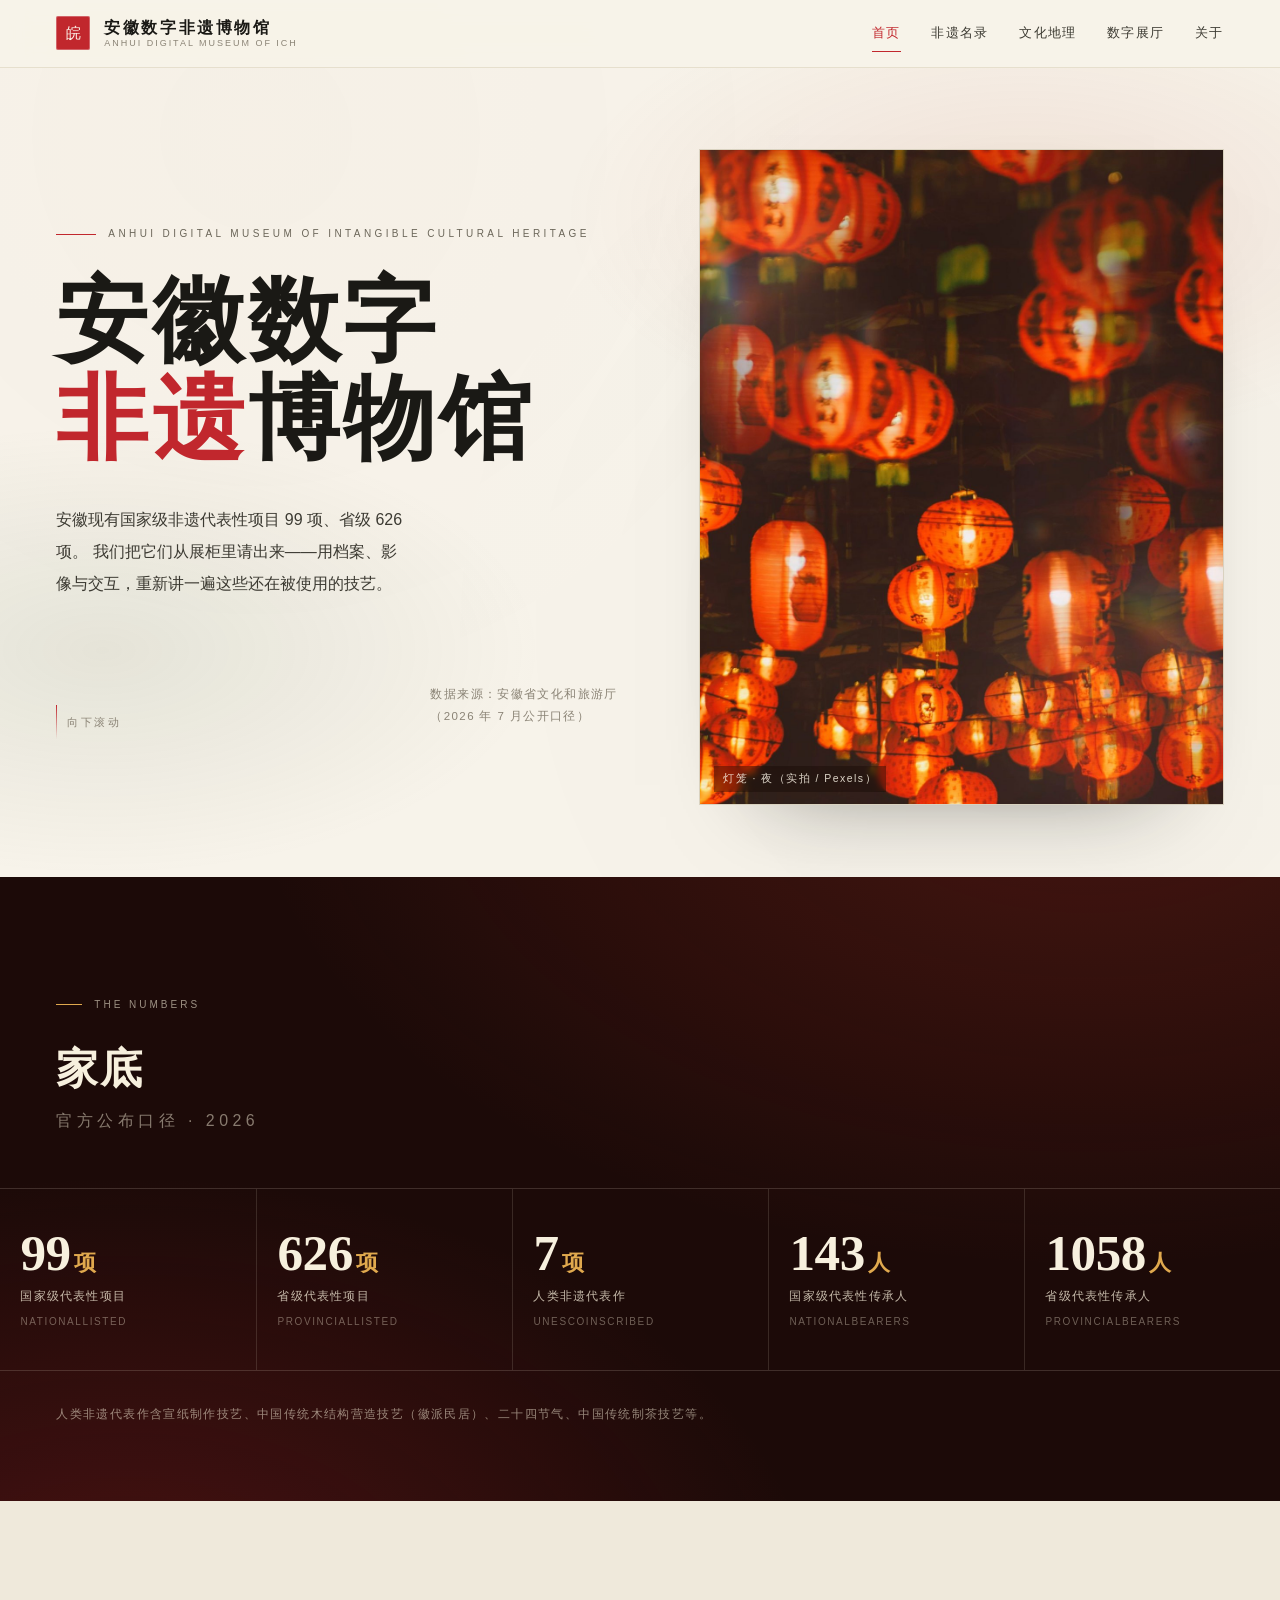
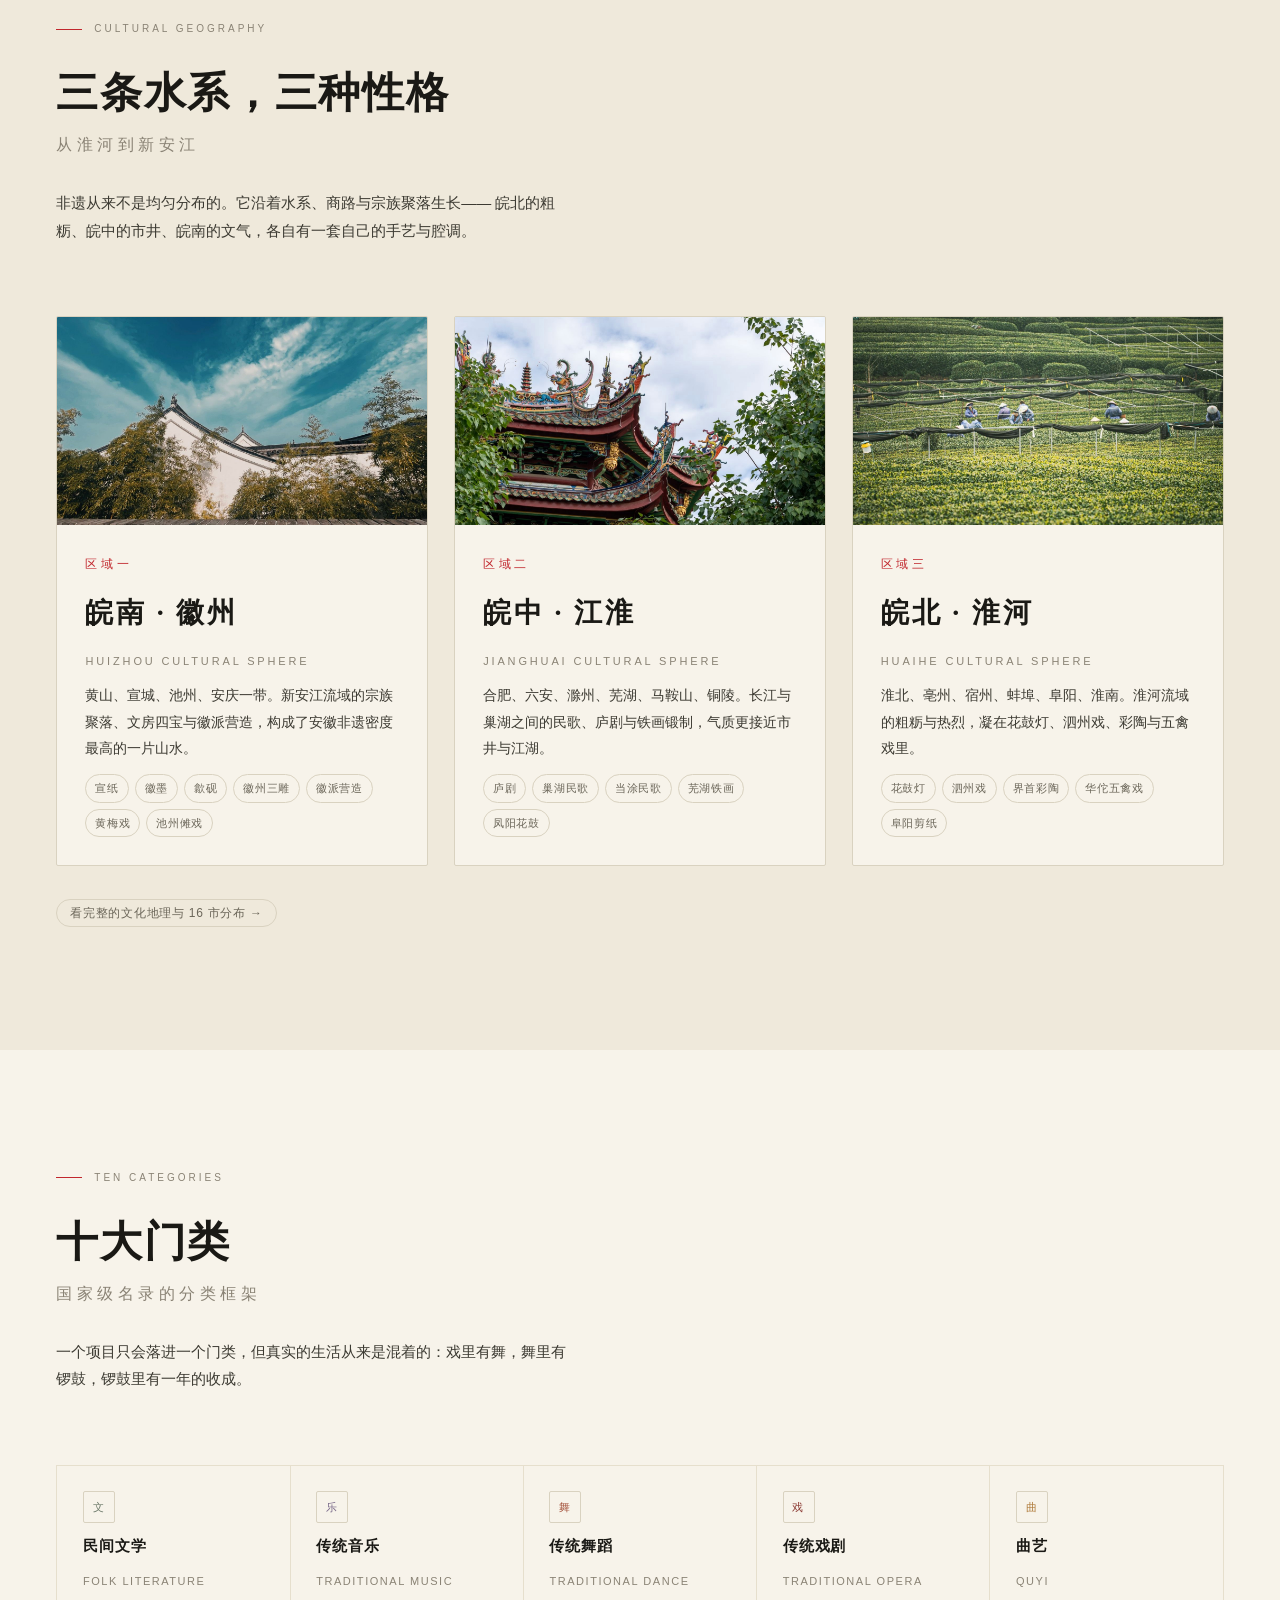
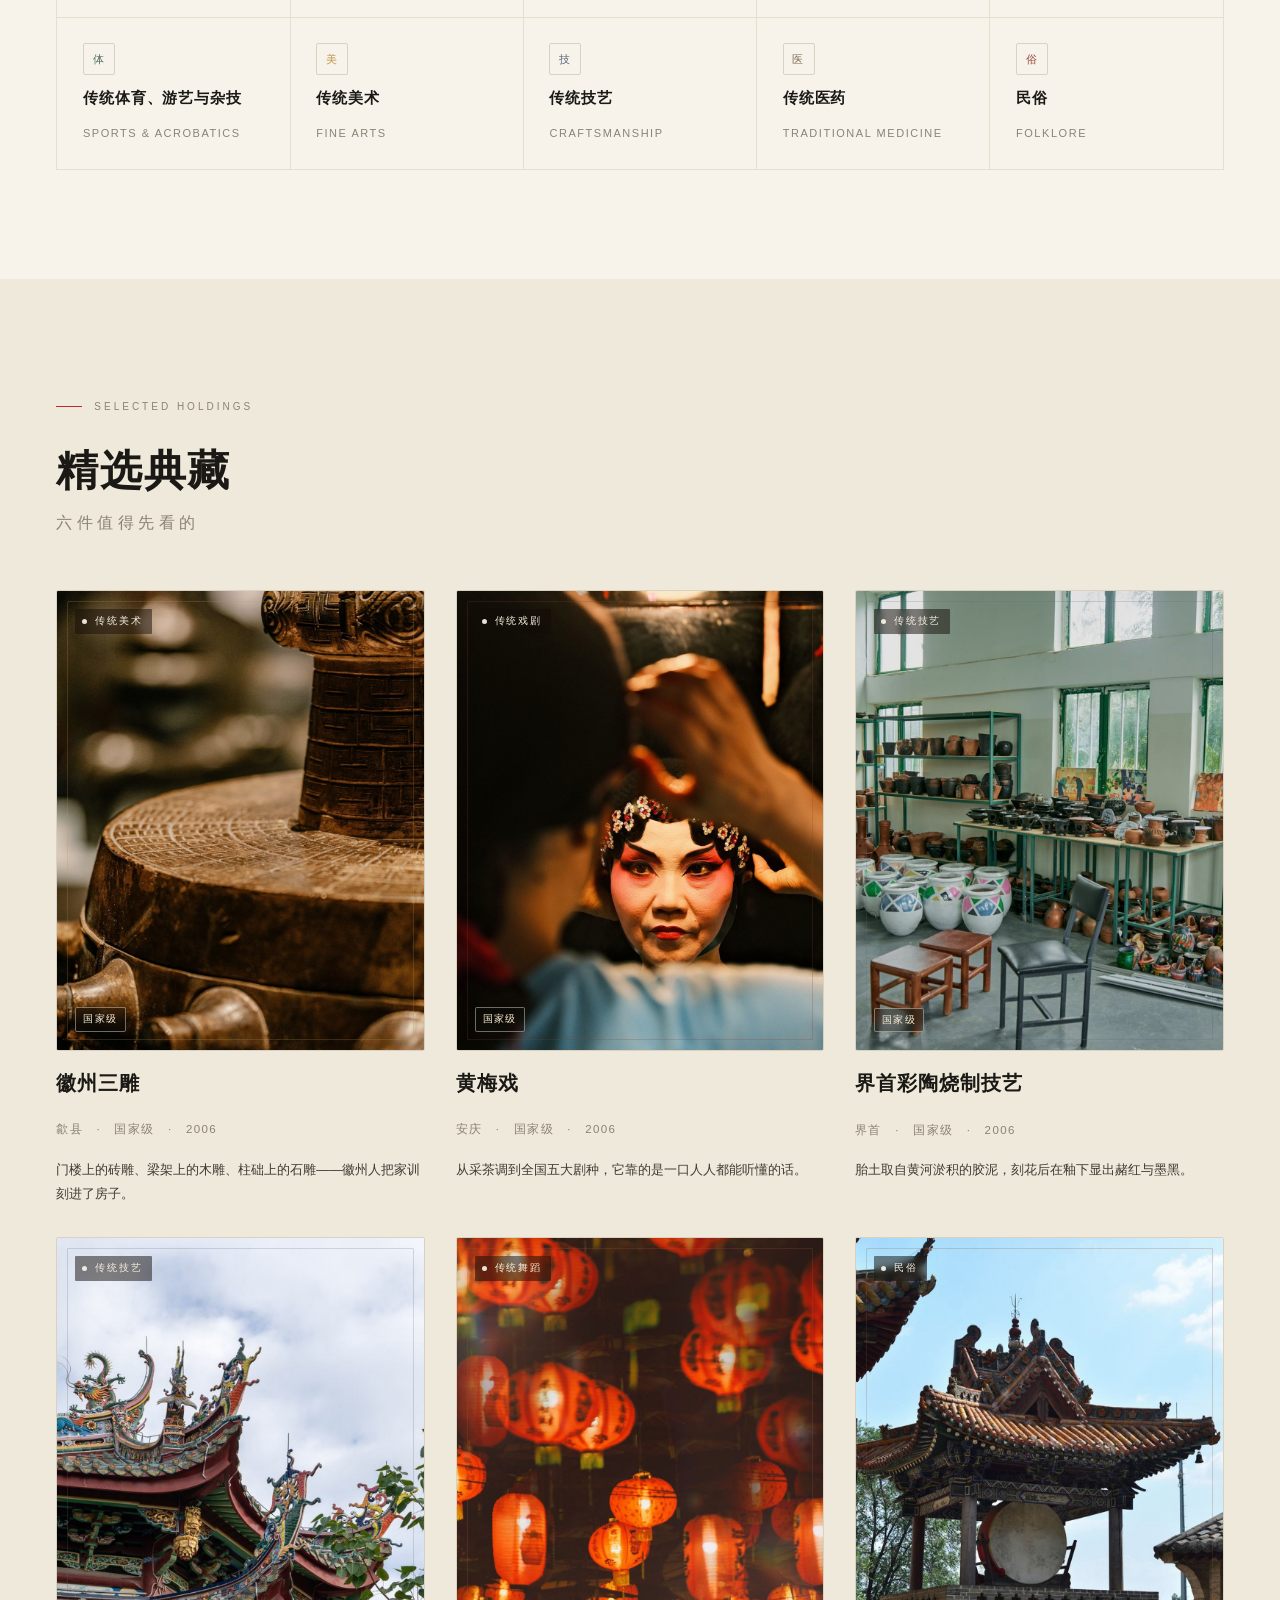
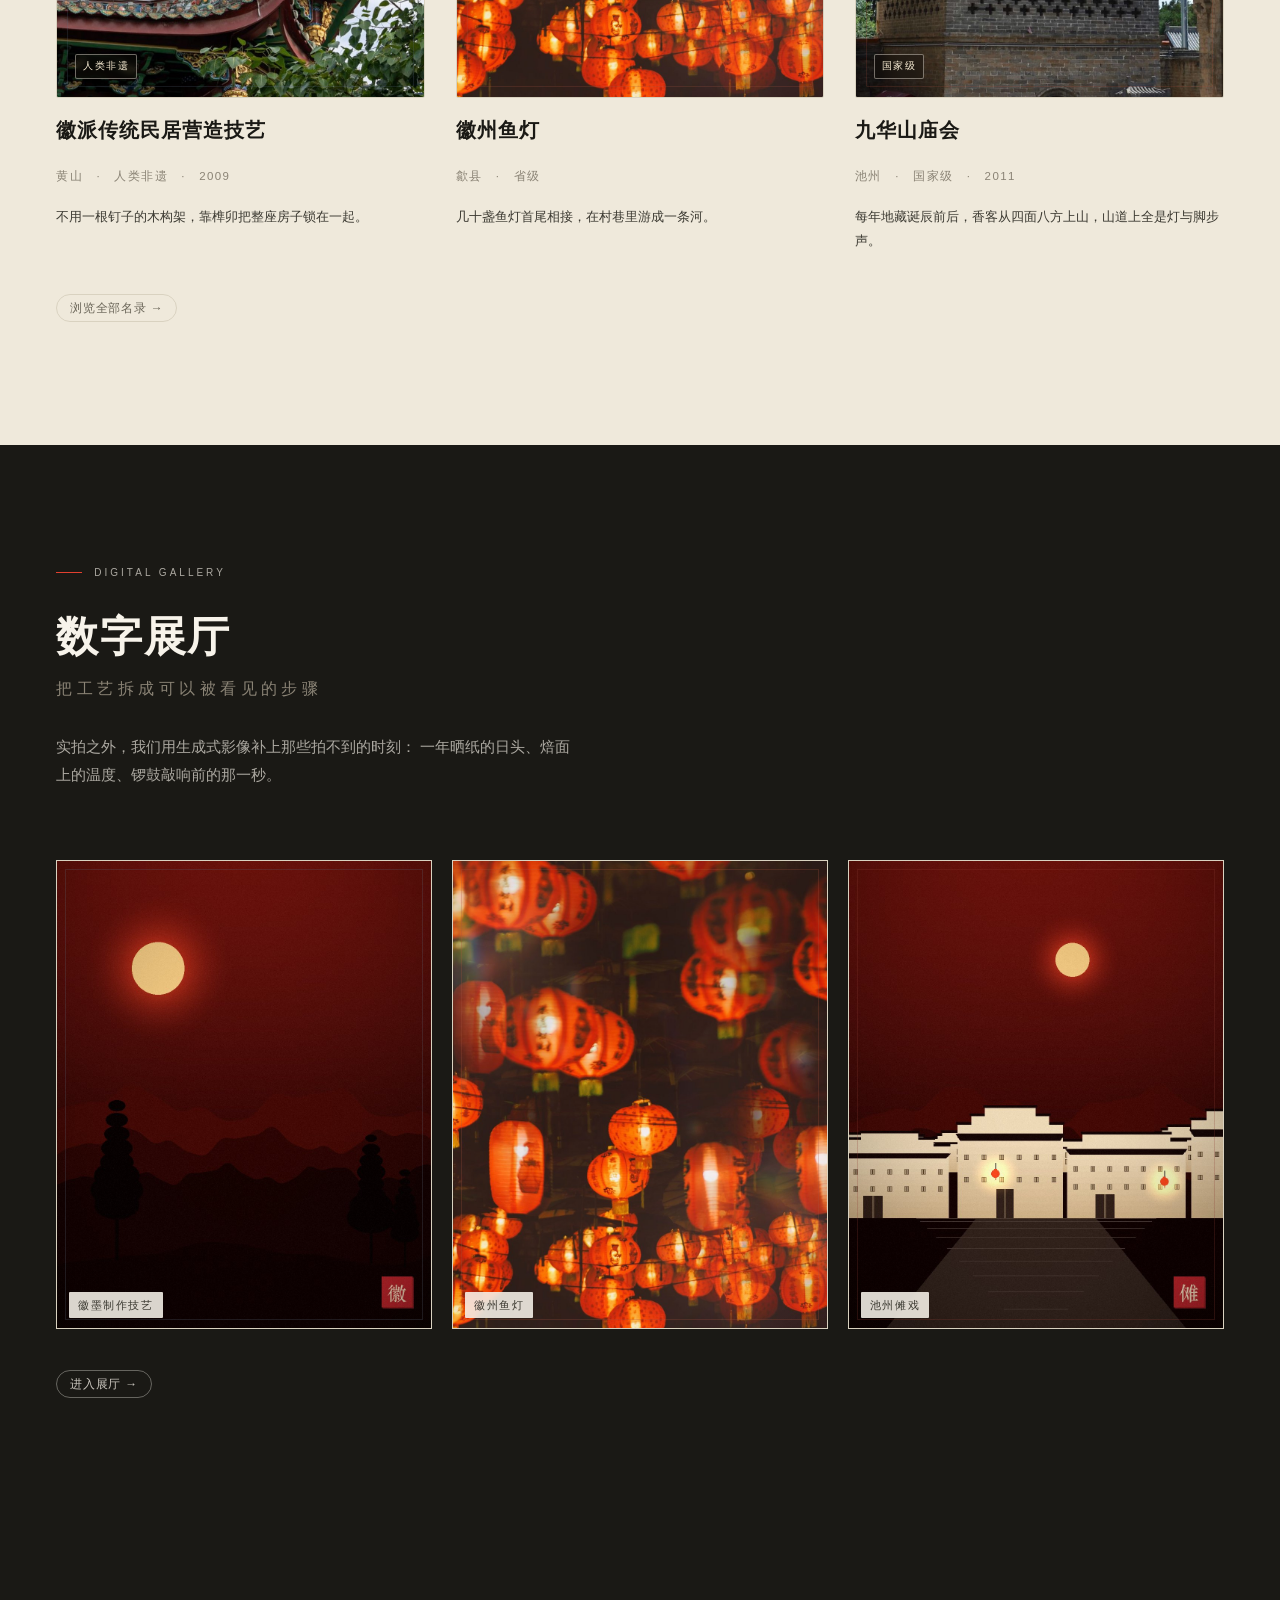
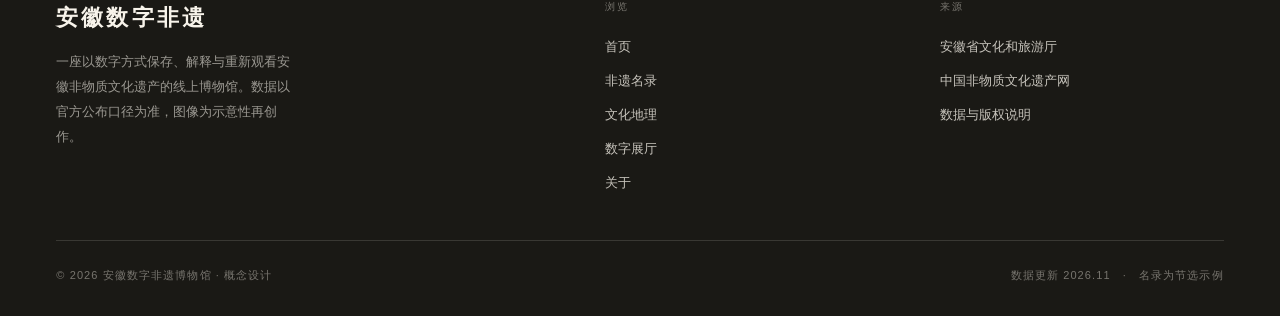
<file: index.html>
﻿<!DOCTYPE html>
<html lang="zh-CN">
<head>
<meta charset="utf-8">
<meta name="viewport" content="width=device-width, initial-scale=1">
<title>安徽数字非遗博物馆 · Anhui Digital Museum of ICH</title>
<meta name="description" content="安徽数字非遗博物馆：以数据、影像与交互重新观看安徽的非物质文化遗产。国家级代表性项目 99 项，省级 626 项。">
<link rel="icon" href="data:image/svg+xml,%3Csvg xmlns='http://www.w3.org/2000/svg' viewBox='0 0 32 32'%3E%3Crect width='32' height='32' fill='%23A83A28'/%3E%3Ctext x='16' y='23' font-size='19' text-anchor='middle' fill='%23F7F3EA' font-family='serif'%3E皖%3C/text%3E%3C/svg%3E">
<link rel="stylesheet" href="assets/css/style.css">
</head>
<body data-page="home">
<header class="site-header" id="site-header"></header>

<main>
  <!-- ============================================================ Hero -->
  <section class="hero">
    <div class="wrap hero-inner">
      <div class="hero-copy">
        <p class="hero-kicker">Anhui Digital Museum of Intangible Cultural Heritage</p>
        <h1>安徽数字<br><span class="accent">非遗</span>博物馆</h1>
        <p class="hero-lead">
          安徽现有国家级非遗代表性项目 99 项、省级 626 项。
          我们把它们从展柜里请出来——用档案、影像与交互，重新讲一遍这些还在被使用的技艺。
        </p>

        <div class="hero-foot">
          <span class="scroll-hint"><i></i>向下滚动</span>
          <p class="card-meta" style="max-width:34ch;line-height:1.9">
            数据来源：安徽省文化和旅游厅（2026 年 7 月公开口径）
          </p>
        </div>
      </div>

      <figure class="hero-media">
        <img src="assets/img/hero-village.jpg" alt="夜色中的红灯笼">
        <figcaption>灯笼 · 夜（实拍 / Pexels）</figcaption>
      </figure>
    </div>
  </section>

  <!-- ============================================================ 数据 -->
  <section class="section section--data" aria-labelledby="t-data">
    <div class="wrap">
      <div class="sec-head reveal">
        <p class="sec-kicker">The Numbers</p>
        <h2 class="sec-title" id="t-data">家底<small>官方公布口径 · 2026</small></h2>
      </div>
    </div>
    <div class="stats" id="home-stats"></div>
    <div class="wrap" style="padding-top:22px">
      <p class="card-meta reveal">
        人类非遗代表作含宣纸制作技艺、中国传统木结构营造技艺（徽派民居）、二十四节气、中国传统制茶技艺等。
      </p>
    </div>
  </section>

  <!-- ============================================================ 文化地理 -->
  <section class="section section--paper2" aria-labelledby="t-region">
    <div class="wrap">
      <div class="sec-head reveal">
        <p class="sec-kicker">Cultural Geography</p>
        <h2 class="sec-title" id="t-region">三条水系，三种性格<small>从淮河到新安江</small></h2>
        <p class="lead">
          非遗从来不是均匀分布的。它沿着水系、商路与宗族聚落生长——
          皖北的粗粝、皖中的市井、皖南的文气，各自有一套自己的手艺与腔调。
        </p>
      </div>
      <div class="regions" id="home-regions"></div>
      <p style="margin-top:32px" class="reveal">
        <a class="chip" href="map.html">看完整的文化地理与 16 市分布 →</a>
      </p>
    </div>
  </section>

  <!-- ============================================================ 门类 -->
  <section class="section" aria-labelledby="t-cat">
    <div class="wrap">
      <div class="sec-head reveal">
        <p class="sec-kicker">Ten Categories</p>
        <h2 class="sec-title" id="t-cat">十大门类<small>国家级名录的分类框架</small></h2>
        <p class="lead">一个项目只会落进一个门类，但真实的生活从来是混着的：戏里有舞，舞里有锣鼓，锣鼓里有一年的收成。</p>
      </div>
    </div>
    <div class="wrap">
      <div class="cats" id="home-cats"></div>
    </div>
  </section>

  <!-- ============================================================ 精选 -->
  <section class="section section--paper2" aria-labelledby="t-pick">
    <div class="wrap">
      <div class="sec-head reveal">
        <p class="sec-kicker">Selected Holdings</p>
        <h2 class="sec-title" id="t-pick">精选典藏<small>六件值得先看的</small></h2>
      </div>
      <div class="artifacts" id="home-featured"></div>
      <p style="margin-top:40px" class="reveal">
        <a class="chip" href="heritage.html">浏览全部名录 →</a>
      </p>
    </div>
  </section>

  <!-- ============================================================ 展厅 -->
  <section class="section section--ink" aria-labelledby="t-gal">
    <div class="wrap">
      <div class="sec-head reveal">
        <p class="sec-kicker">Digital Gallery</p>
        <h2 class="sec-title" id="t-gal">数字展厅<small>把工艺拆成可以被看见的步骤</small></h2>
        <p class="lead">
          实拍之外，我们用生成式影像补上那些拍不到的时刻：
          一年晒纸的日头、焙面上的温度、锣鼓敲响前的那一秒。
        </p>
      </div>
      <div class="gallery-grid" id="home-gallery"></div>
      <p style="margin-top:40px" class="reveal">
        <a class="chip" href="gallery.html" style="border-color:rgba(247,243,234,.35);color:rgba(247,243,234,.8)">进入展厅 →</a>
      </p>
    </div>
  </section>
</main>

<footer class="site-footer" id="site-footer"></footer>
<script src="assets/js/data.js"></script>
<script src="assets/js/app.js"></script>
</body>
</html>
</file>
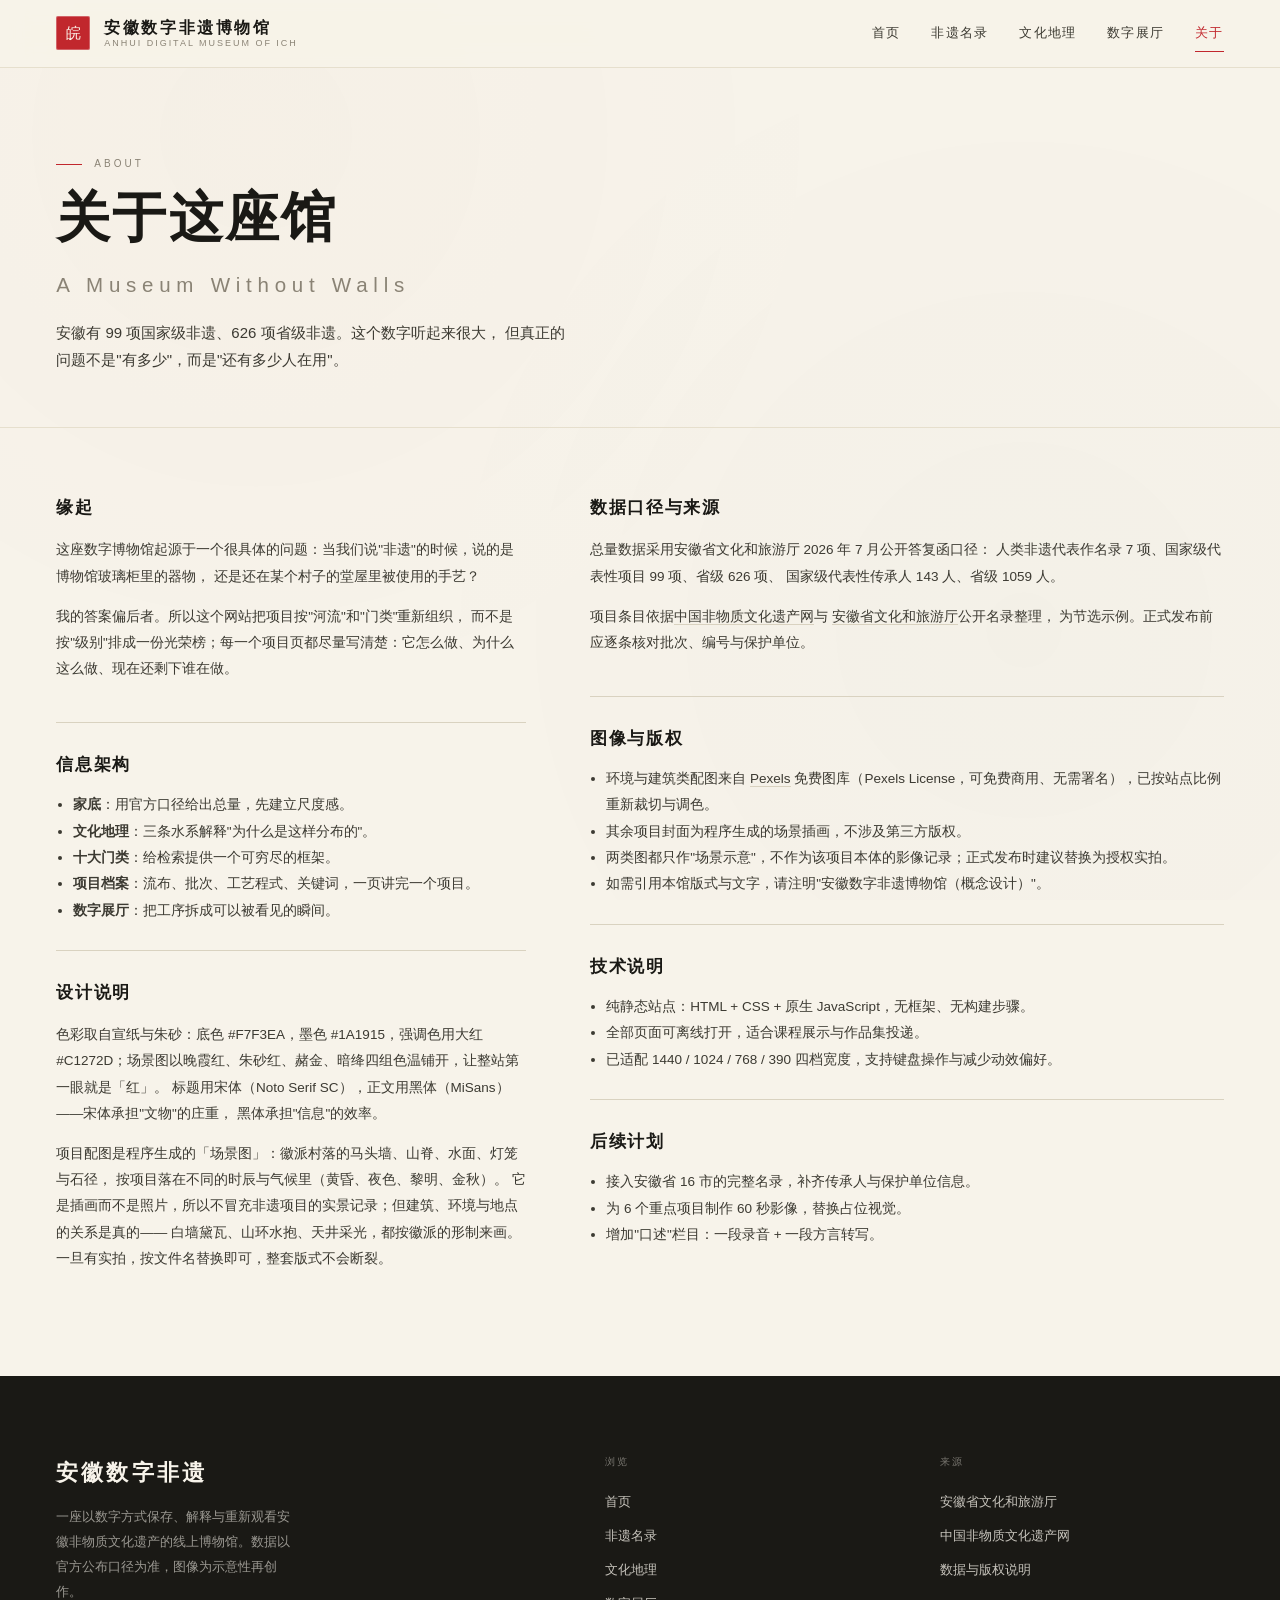
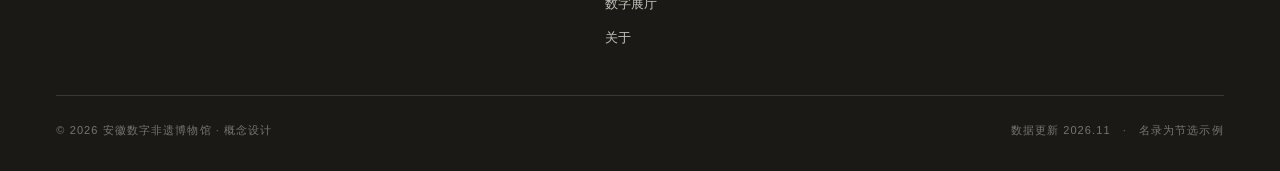
<file: about.html>
﻿<!DOCTYPE html>
<html lang="zh-CN">
<head>
<meta charset="utf-8">
<meta name="viewport" content="width=device-width, initial-scale=1">
<title>关于 · 安徽数字非遗博物馆</title>
<meta name="description" content="项目缘起、数据口径、图像说明与设计思路。">
<link rel="icon" href="data:image/svg+xml,%3Csvg xmlns='http://www.w3.org/2000/svg' viewBox='0 0 32 32'%3E%3Crect width='32' height='32' fill='%23A83A28'/%3E%3Ctext x='16' y='23' font-size='19' text-anchor='middle' fill='%23F7F3EA' font-family='serif'%3E皖%3C/text%3E%3C/svg%3E">
<link rel="stylesheet" href="assets/css/style.css">
</head>
<body data-page="about">
<header class="site-header" id="site-header"></header>

<main>
  <section class="page-hero">
    <div class="wrap">
      <p class="sec-kicker reveal">About</p>
      <h1 class="sec-title reveal">关于这座馆<small>A Museum Without Walls</small></h1>
      <p class="lead reveal" style="margin-top:20px">
        安徽有 99 项国家级非遗、626 项省级非遗。这个数字听起来很大，
        但真正的问题不是"有多少"，而是"还有多少人在用"。
      </p>
    </div>
  </section>

  <section class="section section--tight">
    <div class="wrap about-grid">
      <div>
        <div class="about-block reveal" style="border-top:0;padding-top:0">
          <h3>缘起</h3>
          <p>
            这座数字博物馆起源于一个很具体的问题：当我们说"非遗"的时候，说的是博物馆玻璃柜里的器物，
            还是还在某个村子的堂屋里被使用的手艺？
          </p>
          <p style="margin-top:12px">
            我的答案偏后者。所以这个网站把项目按"河流"和"门类"重新组织，
            而不是按"级别"排成一份光荣榜；每一个项目页都尽量写清楚：它怎么做、为什么这么做、现在还剩下谁在做。
          </p>
        </div>

        <div class="about-block reveal">
          <h3>信息架构</h3>
          <ul>
            <li><b>家底</b>：用官方口径给出总量，先建立尺度感。</li>
            <li><b>文化地理</b>：三条水系解释"为什么是这样分布的"。</li>
            <li><b>十大门类</b>：给检索提供一个可穷尽的框架。</li>
            <li><b>项目档案</b>：流布、批次、工艺程式、关键词，一页讲完一个项目。</li>
            <li><b>数字展厅</b>：把工序拆成可以被看见的瞬间。</li>
          </ul>
        </div>

        <div class="about-block reveal">
          <h3>设计说明</h3>
          <p>
            色彩取自宣纸与朱砂：底色 #F7F3EA，墨色 #1A1915，强调色用大红 #C1272D；场景图以晚霞红、朱砂红、赭金、暗绛四组色温铺开，让整站第一眼就是「红」。
            标题用宋体（Noto Serif SC），正文用黑体（MiSans）——宋体承担"文物"的庄重，
            黑体承担"信息"的效率。
          </p>
          <p style="margin-top:12px">
            项目配图是程序生成的「场景图」：徽派村落的马头墙、山脊、水面、灯笼与石径，
            按项目落在不同的时辰与气候里（黄昏、夜色、黎明、金秋）。
            它是插画而不是照片，所以不冒充非遗项目的实景记录；但建筑、环境与地点的关系是真的——
            白墙黛瓦、山环水抱、天井采光，都按徽派的形制来画。
            一旦有实拍，按文件名替换即可，整套版式不会断裂。
          </p>
        </div>
      </div>

      <div>
        <div class="about-block reveal" style="border-top:0;padding-top:0">
          <h3>数据口径与来源</h3>
          <p>
            总量数据采用安徽省文化和旅游厅 2026 年 7 月公开答复函口径：
            人类非遗代表作名录 7 项、国家级代表性项目 99 项、省级 626 项、
            国家级代表性传承人 143 人、省级 1059 人。
          </p>
          <p style="margin-top:12px">
            项目条目依据<a href="https://www.ihchina.cn/" target="_blank" rel="noopener">中国非物质文化遗产网</a>与
            <a href="https://ct.ah.gov.cn/" target="_blank" rel="noopener">安徽省文化和旅游厅</a>公开名录整理，
            为节选示例。正式发布前应逐条核对批次、编号与保护单位。
          </p>
        </div>

        <div class="about-block reveal">
          <h3>图像与版权</h3>
          <ul>
            <li>环境与建筑类配图来自 <a href="https://www.pexels.com/" target="_blank" rel="noopener">Pexels</a> 免费图库（Pexels License，可免费商用、无需署名），已按站点比例重新裁切与调色。</li>
            <li>其余项目封面为程序生成的场景插画，不涉及第三方版权。</li>
            <li>两类图都只作"场景示意"，不作为该项目本体的影像记录；正式发布时建议替换为授权实拍。</li>
            <li>如需引用本馆版式与文字，请注明"安徽数字非遗博物馆（概念设计）"。</li>
          </ul>
        </div>

        <div class="about-block reveal">
          <h3>技术说明</h3>
          <ul>
            <li>纯静态站点：HTML + CSS + 原生 JavaScript，无框架、无构建步骤。</li>
            <li>全部页面可离线打开，适合课程展示与作品集投递。</li>
            <li>已适配 1440 / 1024 / 768 / 390 四档宽度，支持键盘操作与减少动效偏好。</li>
          </ul>
        </div>

        <div class="about-block reveal">
          <h3>后续计划</h3>
          <ul>
            <li>接入安徽省 16 市的完整名录，补齐传承人与保护单位信息。</li>
            <li>为 6 个重点项目制作 60 秒影像，替换占位视觉。</li>
            <li>增加"口述"栏目：一段录音 + 一段方言转写。</li>
          </ul>
        </div>
      </div>
    </div>
  </section>
</main>

<footer class="site-footer" id="site-footer"></footer>
<script src="assets/js/data.js"></script>
<script src="assets/js/app.js"></script>
</body>
</html>
</file>
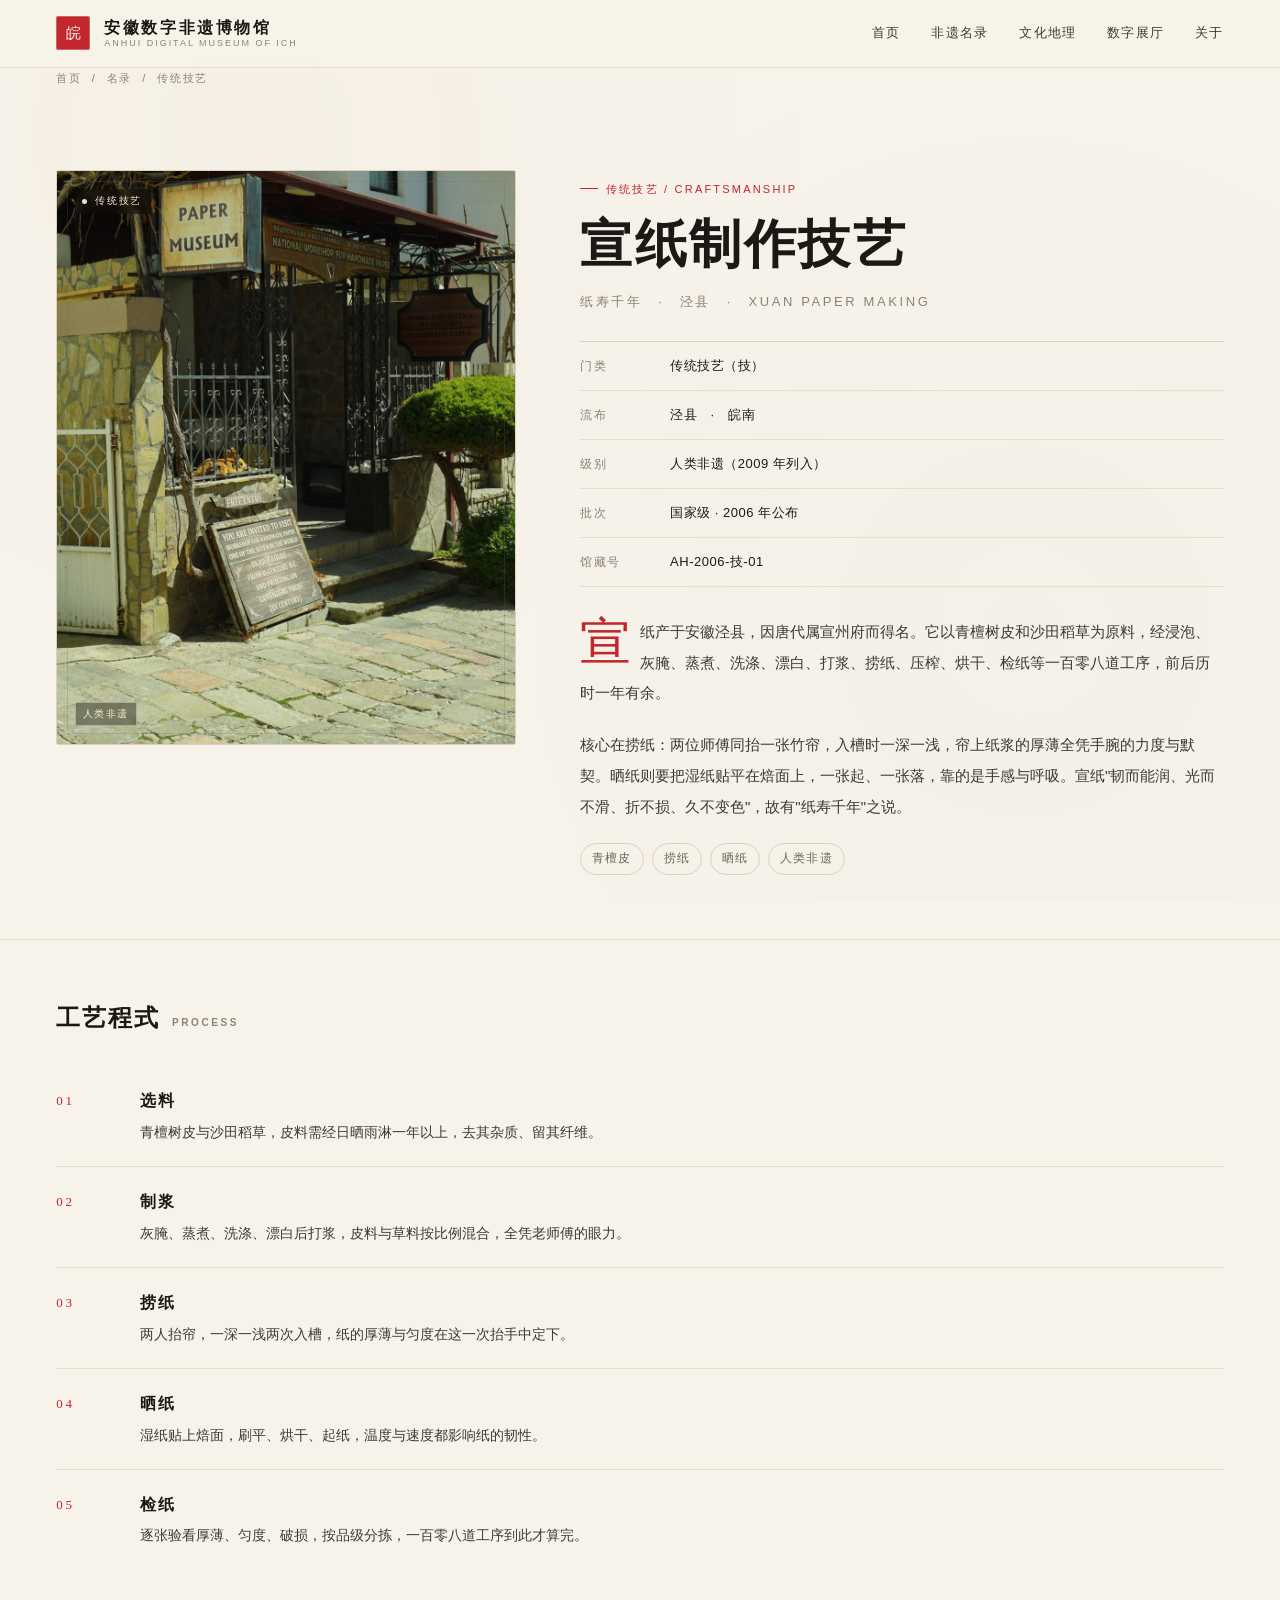
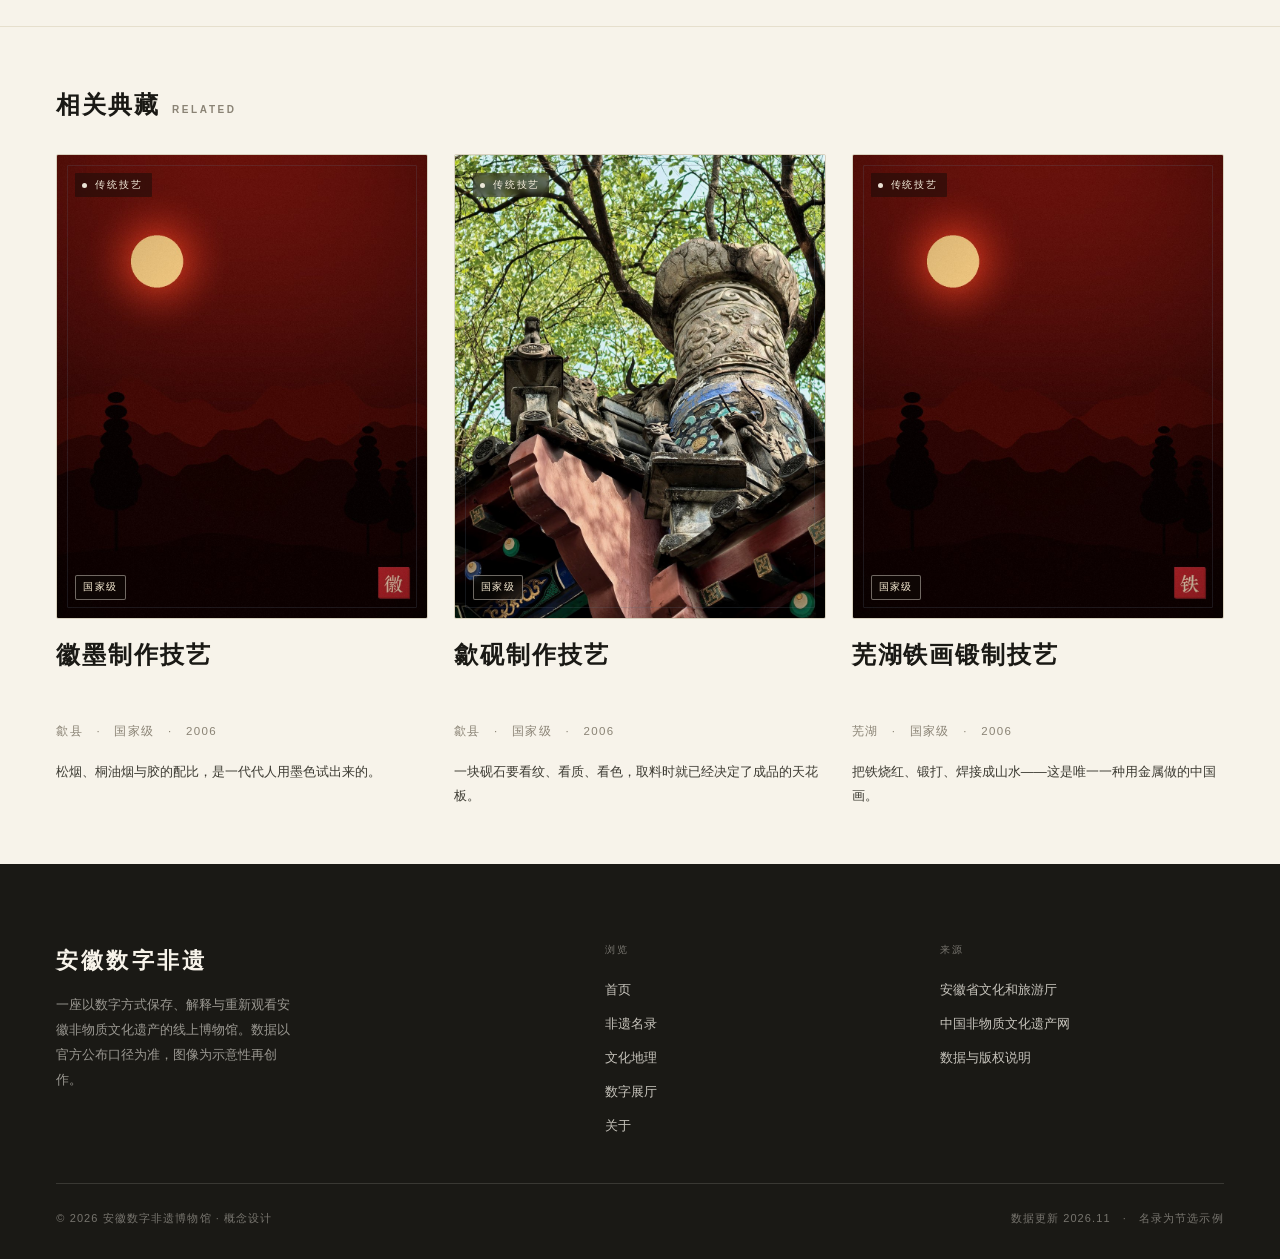
<file: detail.html>
﻿<!DOCTYPE html>
<html lang="zh-CN">
<head>
<meta charset="utf-8">
<meta name="viewport" content="width=device-width, initial-scale=1">
<title>项目档案 · 安徽数字非遗博物馆</title>
<meta name="description" content="安徽非物质文化遗产代表性项目档案：流布、批次、工艺程式与关键词。">
<link rel="icon" href="data:image/svg+xml,%3Csvg xmlns='http://www.w3.org/2000/svg' viewBox='0 0 32 32'%3E%3Crect width='32' height='32' fill='%23A83A28'/%3E%3Ctext x='16' y='23' font-size='19' text-anchor='middle' fill='%23F7F3EA' font-family='serif'%3E皖%3C/text%3E%3C/svg%3E">
<link rel="stylesheet" href="assets/css/style.css">
</head>
<body data-page="detail">
<header class="site-header" id="site-header"></header>

<main id="detail"></main>

<footer class="site-footer" id="site-footer"></footer>
<script src="assets/js/data.js"></script>
<script src="assets/js/app.js"></script>
</body>
</html>
</file>
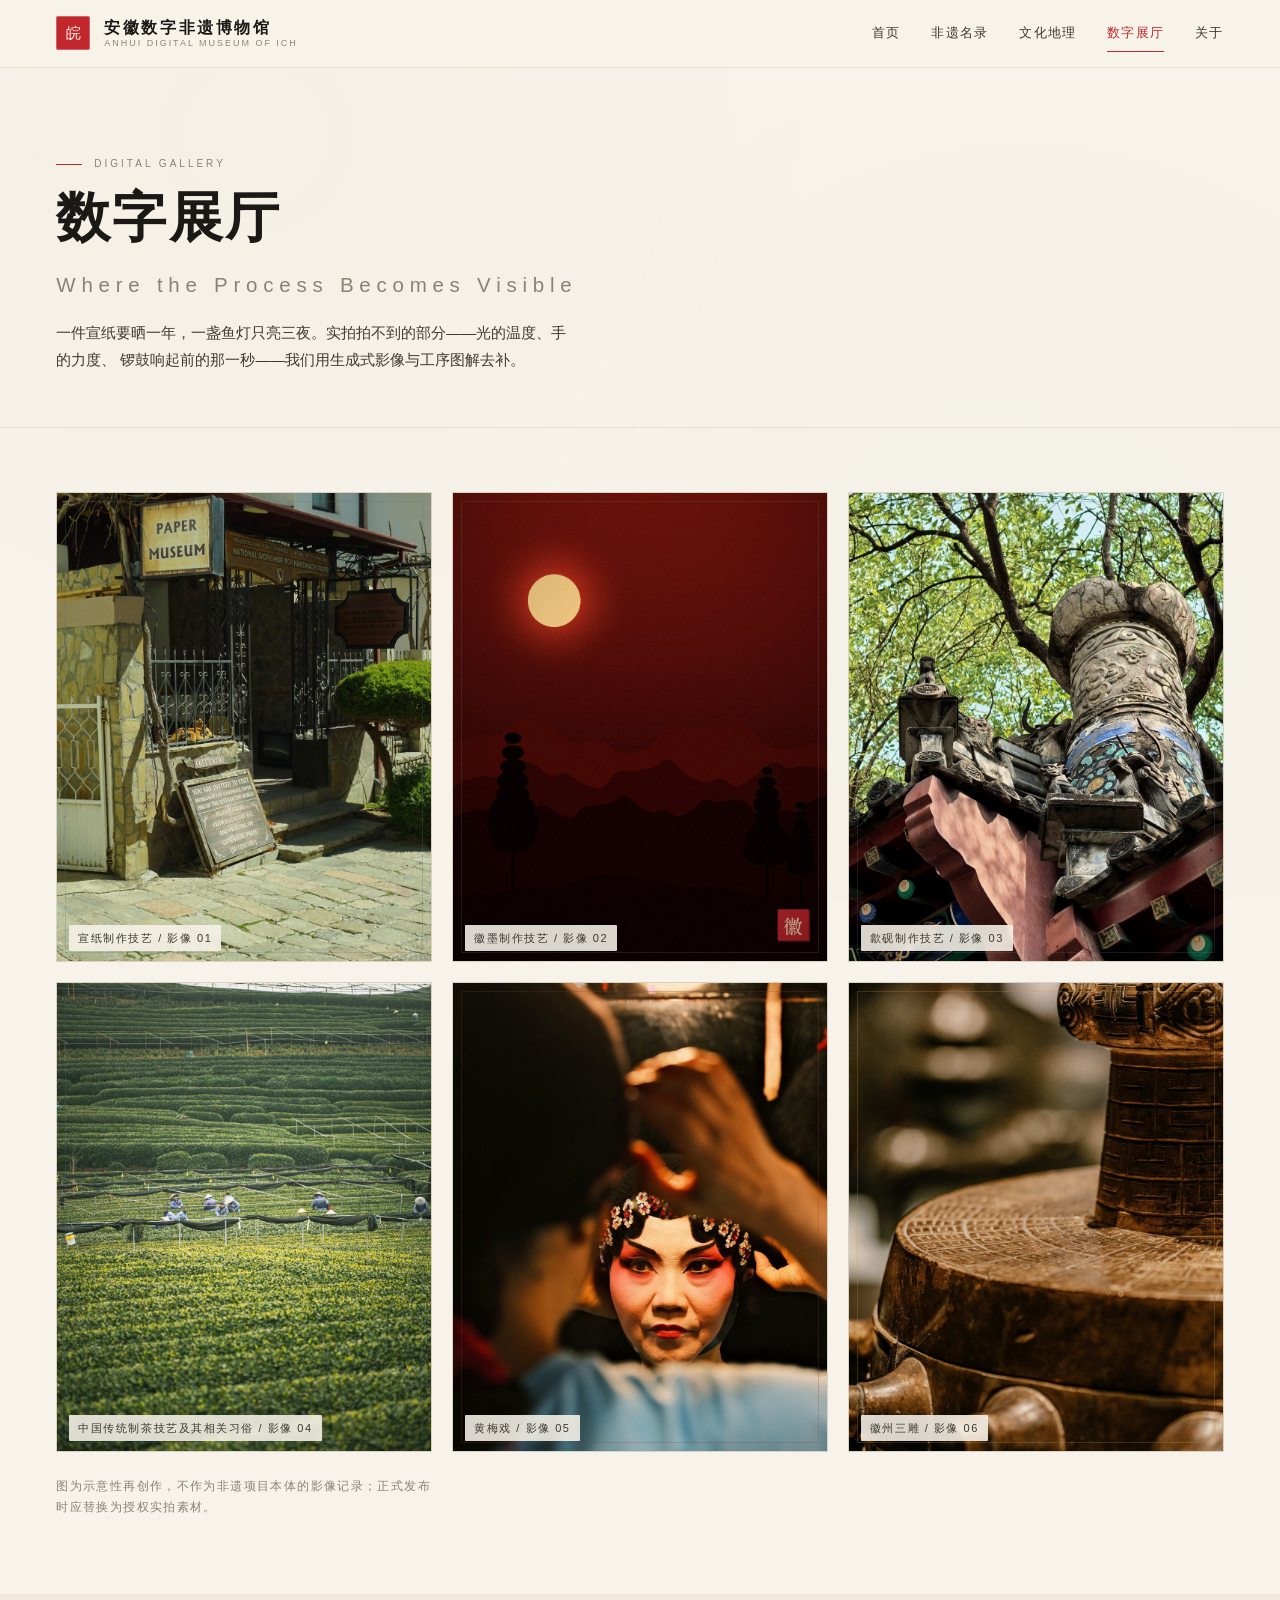
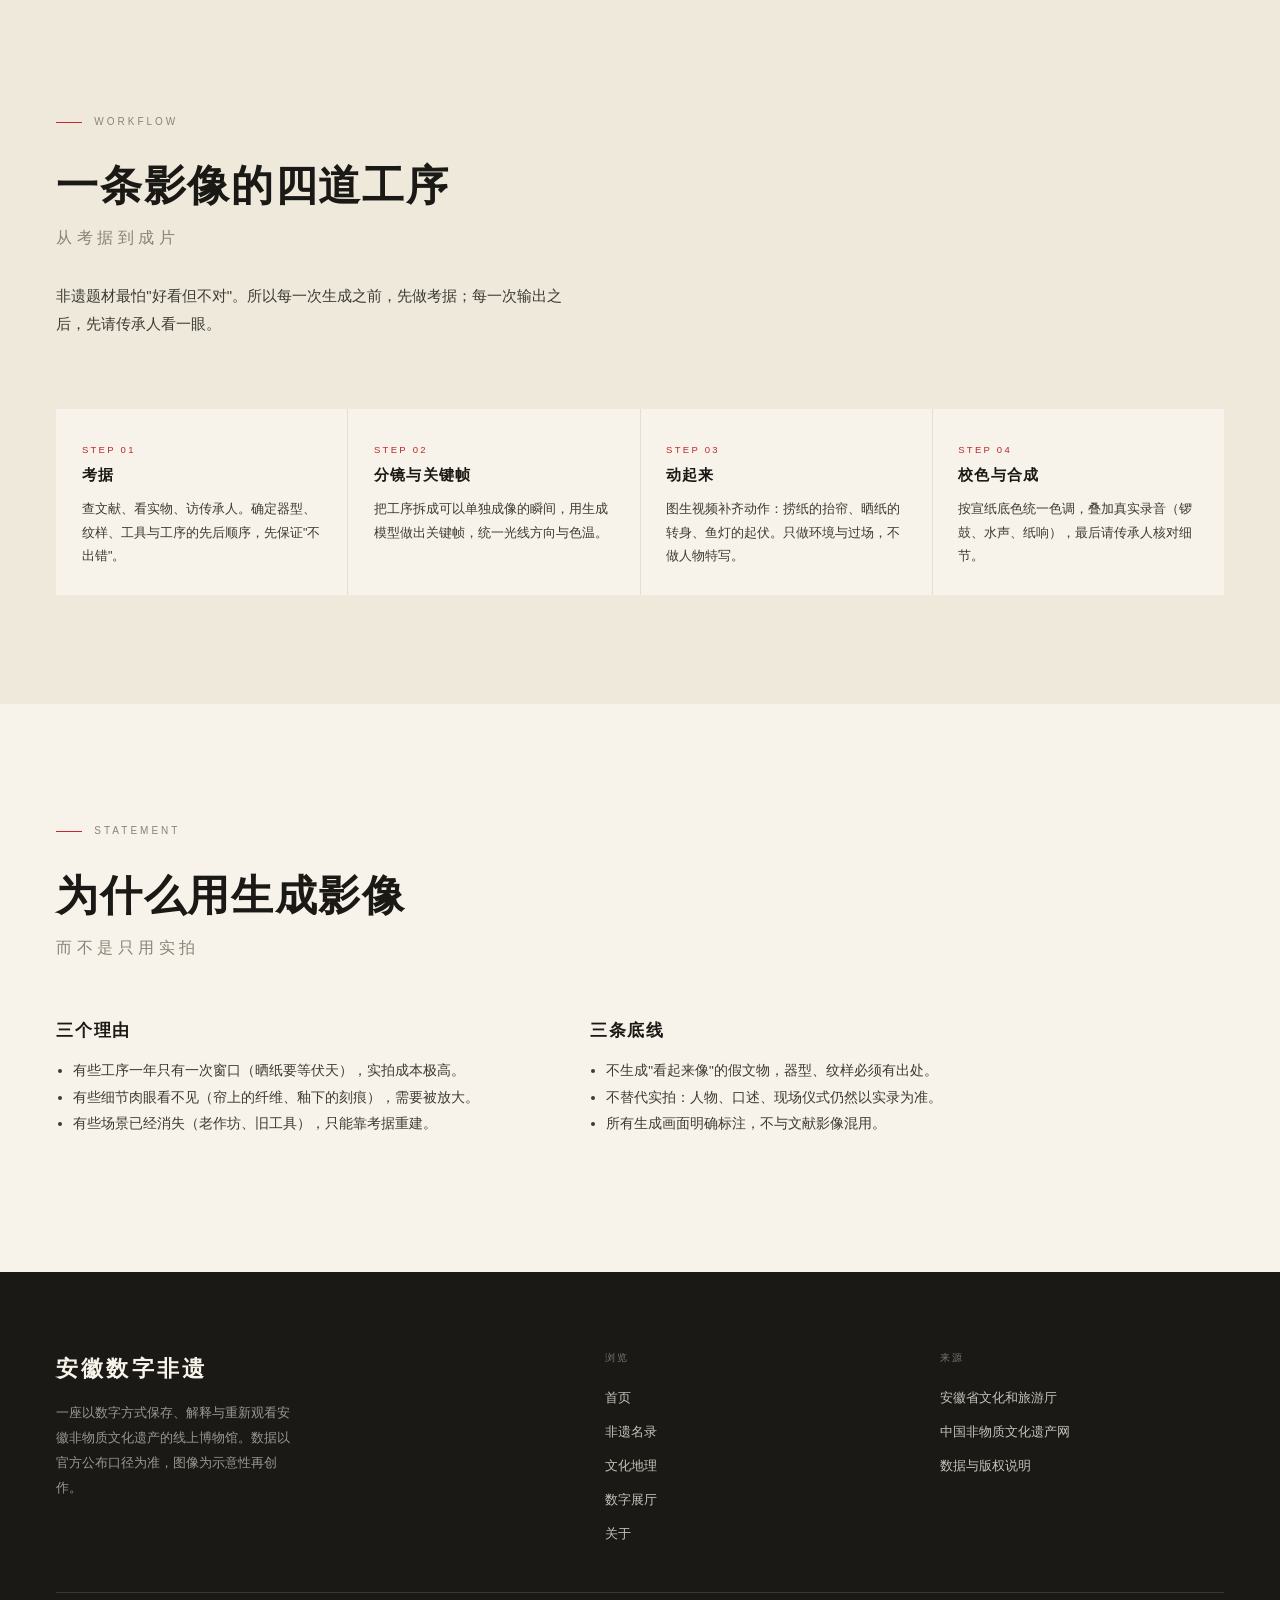
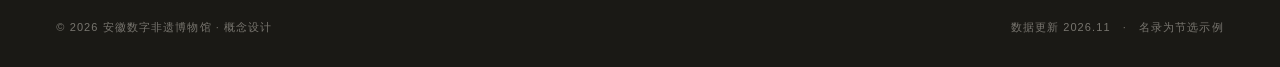
<file: gallery.html>
﻿<!DOCTYPE html>
<html lang="zh-CN">
<head>
<meta charset="utf-8">
<meta name="viewport" content="width=device-width, initial-scale=1">
<title>数字展厅 · 安徽数字非遗博物馆</title>
<meta name="description" content="以生成式影像与工序图解，重新观看安徽非遗的工艺细节。">
<link rel="icon" href="data:image/svg+xml,%3Csvg xmlns='http://www.w3.org/2000/svg' viewBox='0 0 32 32'%3E%3Crect width='32' height='32' fill='%23A83A28'/%3E%3Ctext x='16' y='23' font-size='19' text-anchor='middle' fill='%23F7F3EA' font-family='serif'%3E皖%3C/text%3E%3C/svg%3E">
<link rel="stylesheet" href="assets/css/style.css">
</head>
<body data-page="gallery">
<header class="site-header" id="site-header"></header>

<main>
  <section class="page-hero">
    <div class="wrap">
      <p class="sec-kicker reveal">Digital Gallery</p>
      <h1 class="sec-title reveal">数字展厅<small>Where the Process Becomes Visible</small></h1>
      <p class="lead reveal" style="margin-top:20px">
        一件宣纸要晒一年，一盏鱼灯只亮三夜。实拍拍不到的部分——光的温度、手的力度、
        锣鼓响起前的那一秒——我们用生成式影像与工序图解去补。
      </p>
    </div>
  </section>

  <section class="section section--tight">
    <div class="wrap">
      <div class="gallery-grid" id="gallery-tiles"></div>
      <p class="card-meta reveal" style="margin-top:24px;max-width:60ch">
        图为示意性再创作，不作为非遗项目本体的影像记录；正式发布时应替换为授权实拍素材。
      </p>
    </div>
  </section>

  <section class="section section--paper2" aria-labelledby="t-flow">
    <div class="wrap">
      <div class="sec-head reveal">
        <p class="sec-kicker">Workflow</p>
        <h2 class="sec-title" id="t-flow">一条影像的四道工序<small>从考据到成片</small></h2>
        <p class="lead">
          非遗题材最怕"好看但不对"。所以每一次生成之前，先做考据；每一次输出之后，先请传承人看一眼。
        </p>
      </div>
      <div class="flow">
        <div class="flow-step reveal">
          <span>STEP 01</span>
          <b>考据</b>
          <p>查文献、看实物、访传承人。确定器型、纹样、工具与工序的先后顺序，先保证"不出错"。</p>
        </div>
        <div class="flow-step reveal">
          <span>STEP 02</span>
          <b>分镜与关键帧</b>
          <p>把工序拆成可以单独成像的瞬间，用生成模型做出关键帧，统一光线方向与色温。</p>
        </div>
        <div class="flow-step reveal">
          <span>STEP 03</span>
          <b>动起来</b>
          <p>图生视频补齐动作：捞纸的抬帘、晒纸的转身、鱼灯的起伏。只做环境与过场，不做人物特写。</p>
        </div>
        <div class="flow-step reveal">
          <span>STEP 04</span>
          <b>校色与合成</b>
          <p>按宣纸底色统一色调，叠加真实录音（锣鼓、水声、纸响），最后请传承人核对细节。</p>
        </div>
      </div>
    </div>
  </section>

  <section class="section" aria-labelledby="t-note">
    <div class="wrap">
      <div class="sec-head reveal">
        <p class="sec-kicker">Statement</p>
        <h2 class="sec-title" id="t-note">为什么用生成影像<small>而不是只用实拍</small></h2>
      </div>
      <div class="about-grid">
        <div class="about-block reveal" style="border-top:0;padding-top:0">
          <h3>三个理由</h3>
          <ul>
            <li>有些工序一年只有一次窗口（晒纸要等伏天），实拍成本极高。</li>
            <li>有些细节肉眼看不见（帘上的纤维、釉下的刻痕），需要被放大。</li>
            <li>有些场景已经消失（老作坊、旧工具），只能靠考据重建。</li>
          </ul>
        </div>
        <div class="about-block reveal" style="border-top:0;padding-top:0">
          <h3>三条底线</h3>
          <ul>
            <li>不生成"看起来像"的假文物，器型、纹样必须有出处。</li>
            <li>不替代实拍：人物、口述、现场仪式仍然以实录为准。</li>
            <li>所有生成画面明确标注，不与文献影像混用。</li>
          </ul>
        </div>
      </div>
    </div>
  </section>
</main>

<footer class="site-footer" id="site-footer"></footer>
<script src="assets/js/data.js"></script>
<script src="assets/js/app.js"></script>
</body>
</html>
</file>
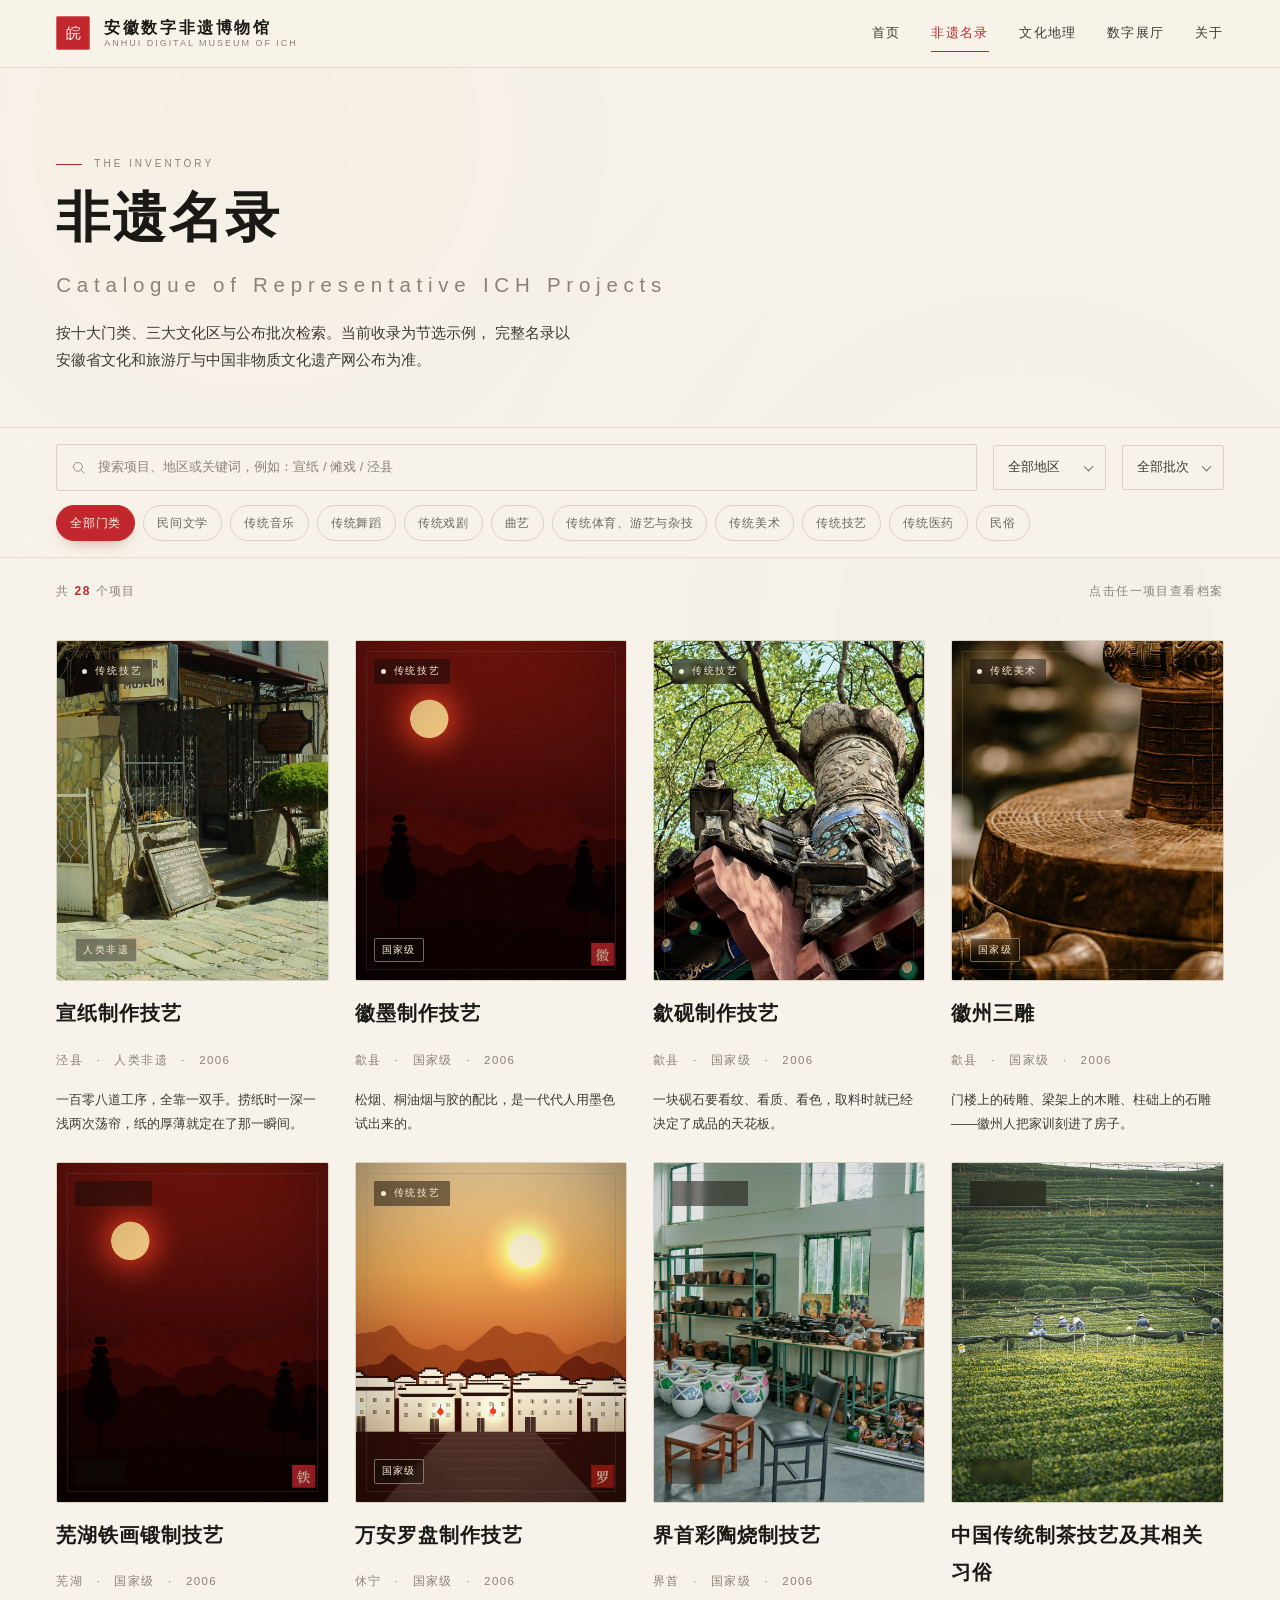
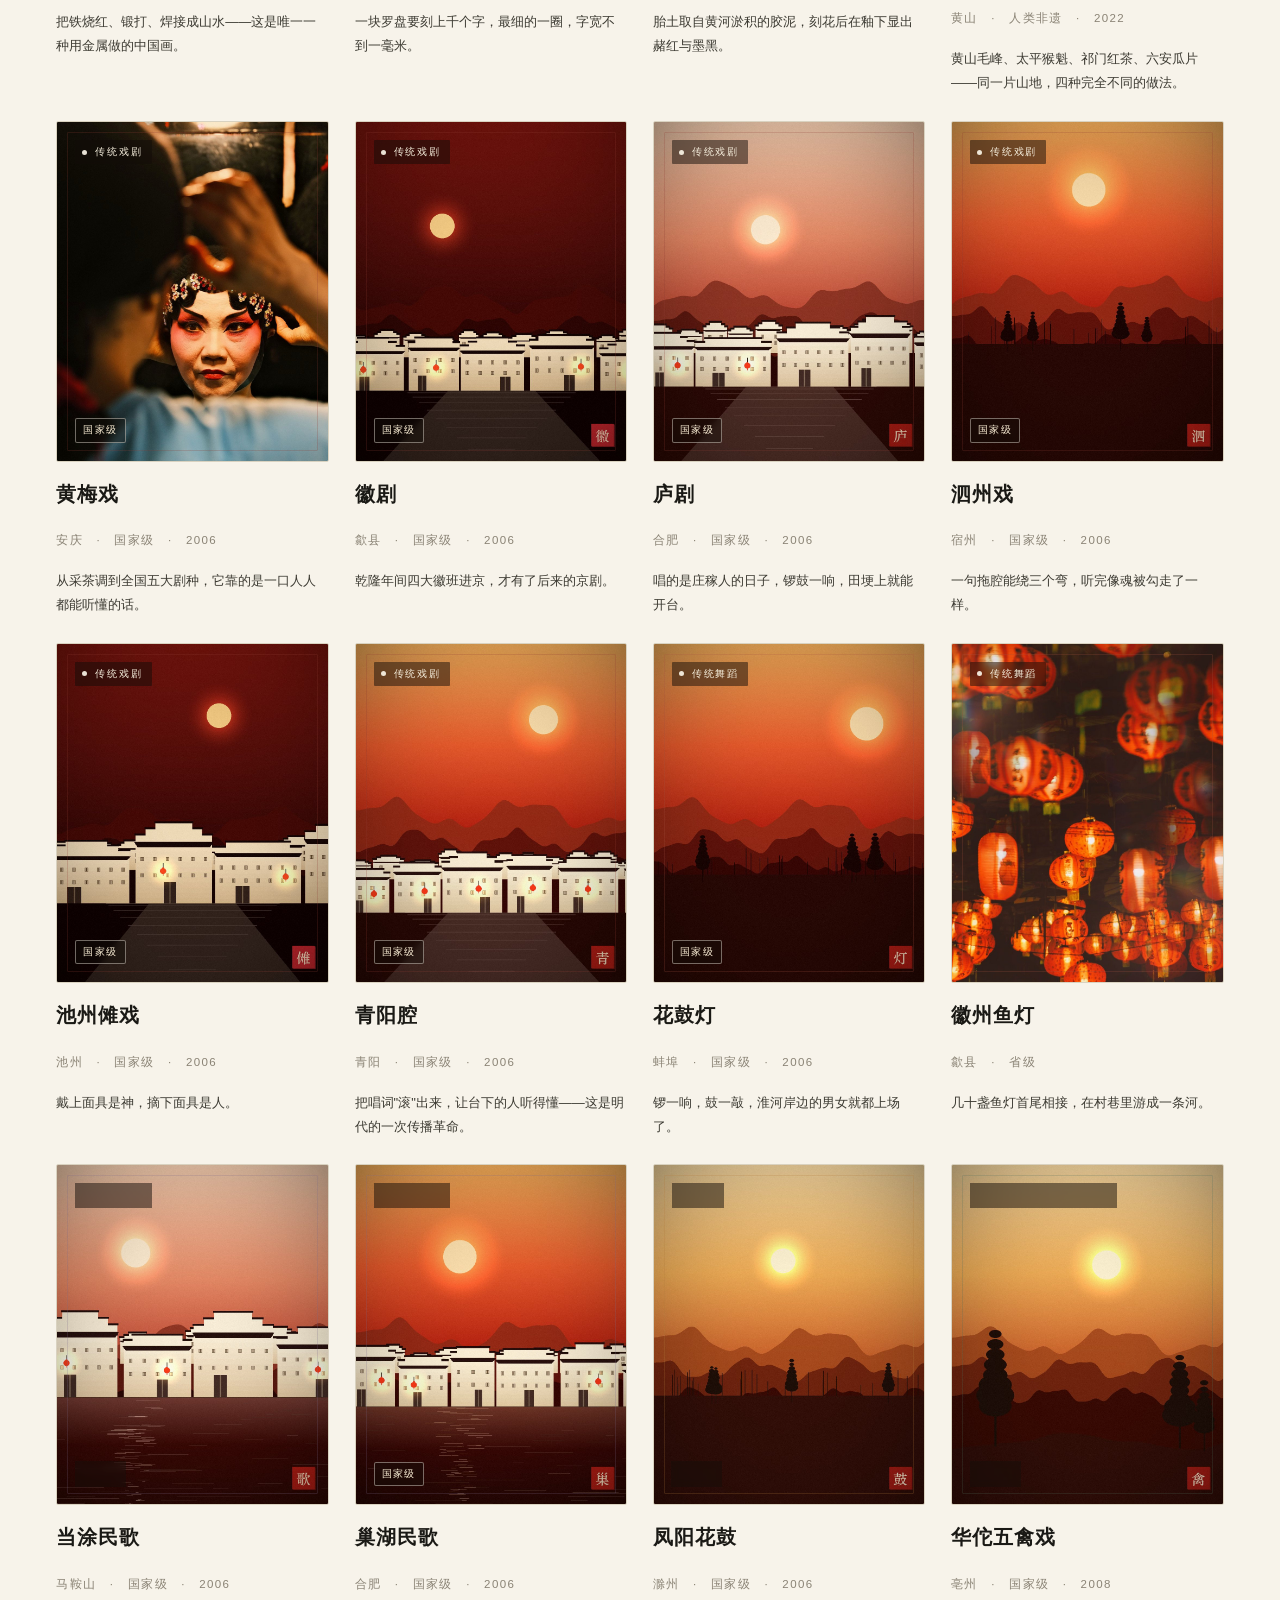
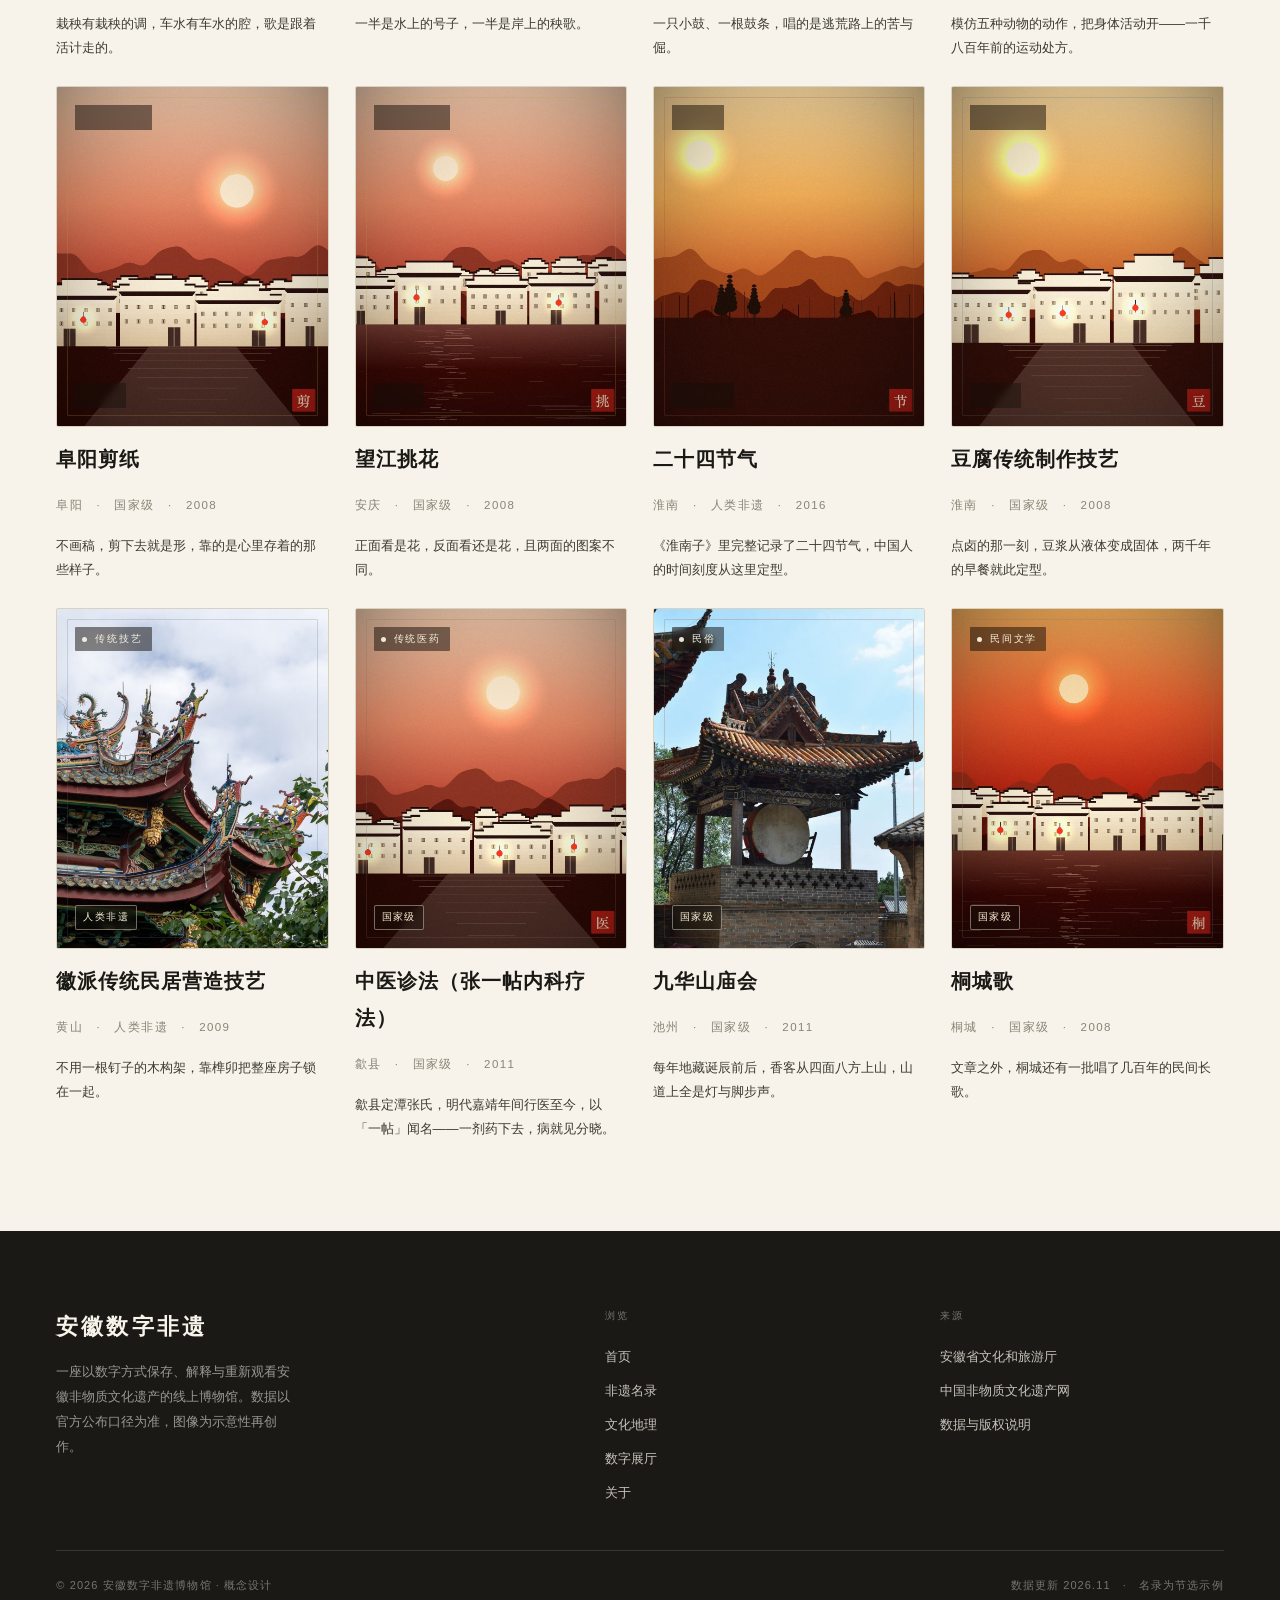
<file: heritage.html>
﻿<!DOCTYPE html>
<html lang="zh-CN">
<head>
<meta charset="utf-8">
<meta name="viewport" content="width=device-width, initial-scale=1">
<title>非遗名录 · 安徽数字非遗博物馆</title>
<meta name="description" content="按门类、地区与批次检索安徽非物质文化遗产代表性项目。">
<link rel="icon" href="data:image/svg+xml,%3Csvg xmlns='http://www.w3.org/2000/svg' viewBox='0 0 32 32'%3E%3Crect width='32' height='32' fill='%23A83A28'/%3E%3Ctext x='16' y='23' font-size='19' text-anchor='middle' fill='%23F7F3EA' font-family='serif'%3E皖%3C/text%3E%3C/svg%3E">
<link rel="stylesheet" href="assets/css/style.css">
</head>
<body data-page="heritage">
<header class="site-header" id="site-header"></header>

<main>
  <section class="page-hero">
    <div class="wrap">
      <p class="sec-kicker reveal">The Inventory</p>
      <h1 class="sec-title reveal">非遗名录<small>Catalogue of Representative ICH Projects</small></h1>
      <p class="lead reveal" style="margin-top:20px">
        按十大门类、三大文化区与公布批次检索。当前收录为节选示例，
        完整名录以安徽省文化和旅游厅与中国非物质文化遗产网公布为准。
      </p>
    </div>
  </section>

  <div class="toolbar">
    <div class="wrap">
      <div class="toolbar-row">
        <label class="search">
          <svg viewBox="0 0 24 24" aria-hidden="true"><circle cx="11" cy="11" r="7"/><path d="M16.5 16.5 21 21"/></svg>
          <input id="q" type="search" placeholder="搜索项目、地区或关键词，例如：宣纸 / 傩戏 / 泾县" aria-label="搜索非遗项目">
        </label>
        <span class="select">
          <select id="area" aria-label="按地区筛选">
            <option value="all">全部地区</option>
            <option value="皖南">皖南 · 徽州</option>
            <option value="皖中">皖中 · 江淮</option>
            <option value="皖北">皖北 · 淮河</option>
          </select>
        </span>
        <span class="select">
          <select id="batch" aria-label="按批次筛选"></select>
        </span>
      </div>
      <div class="chips" id="chips"></div>
    </div>
  </div>

  <section class="wrap">
    <div class="result-line">
      <span>共 <b id="count">0</b> 个项目</span>
      <span>点击任一项目查看档案</span>
    </div>
    <div class="grid-list" id="list"></div>
  </section>
</main>

<footer class="site-footer" id="site-footer"></footer>
<script src="assets/js/data.js"></script>
<script src="assets/js/app.js"></script>
</body>
</html>
</file>
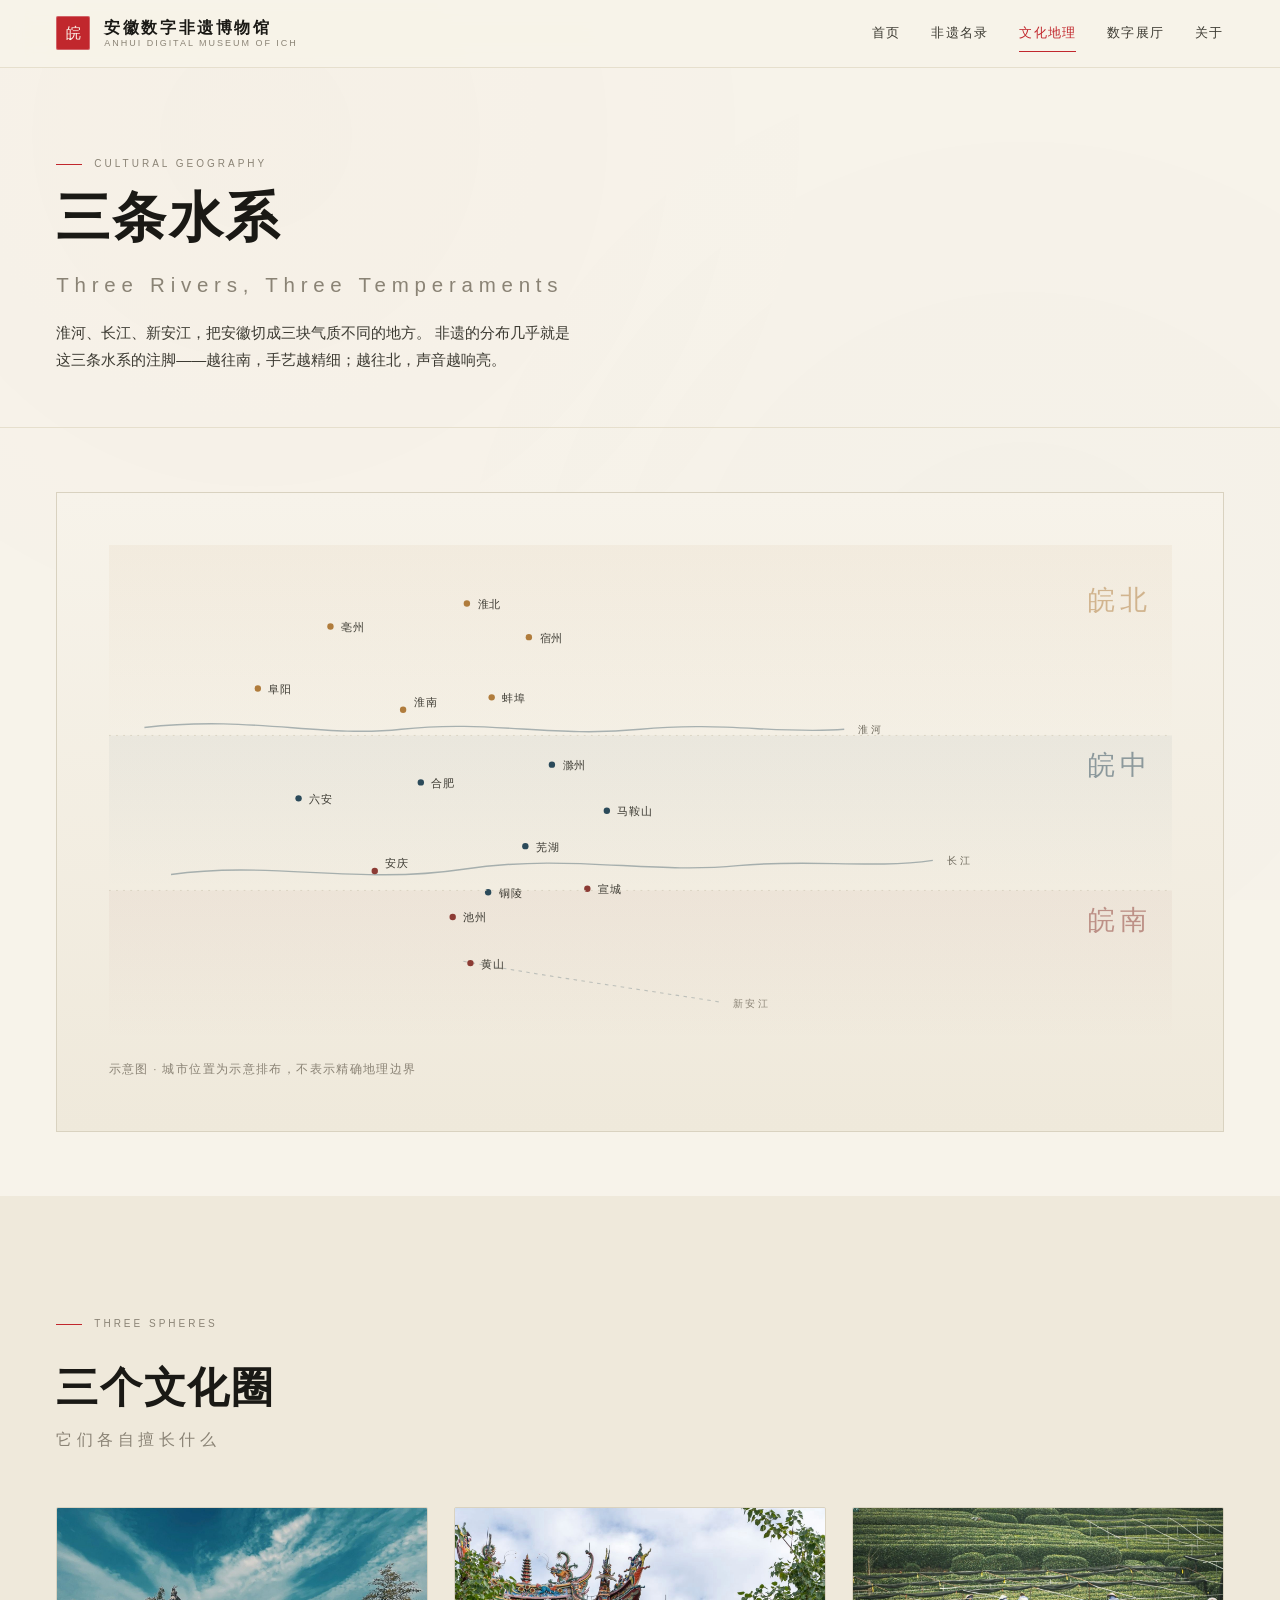
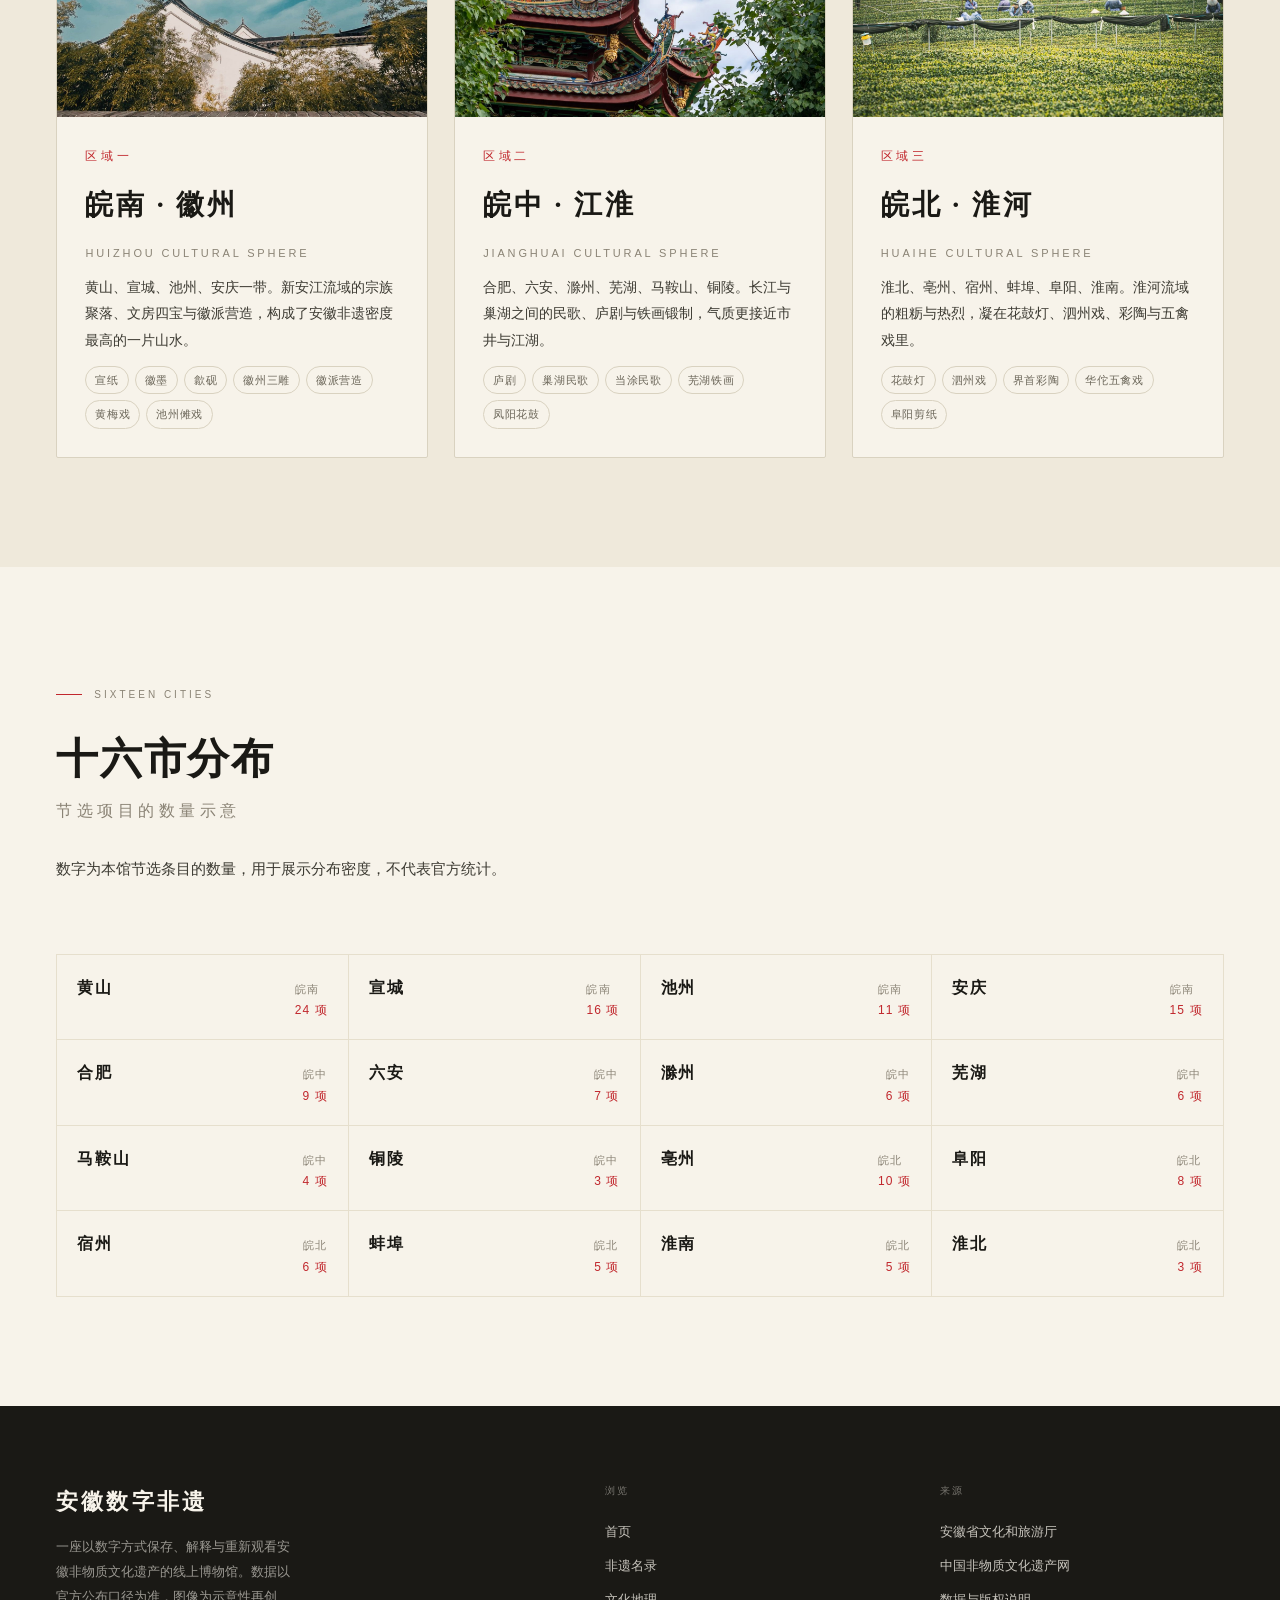
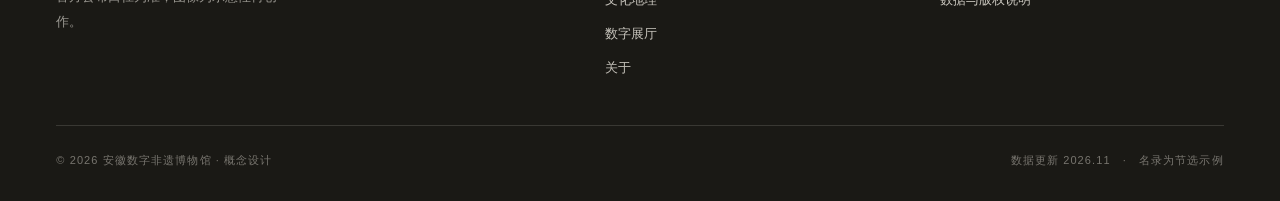
<file: map.html>
﻿<!DOCTYPE html>
<html lang="zh-CN">
<head>
<meta charset="utf-8">
<meta name="viewport" content="width=device-width, initial-scale=1">
<title>文化地理 · 安徽数字非遗博物馆</title>
<meta name="description" content="从淮河到新安江：安徽非遗的三条水系与三种性格，以及 16 市的分布示意。">
<link rel="icon" href="data:image/svg+xml,%3Csvg xmlns='http://www.w3.org/2000/svg' viewBox='0 0 32 32'%3E%3Crect width='32' height='32' fill='%23A83A28'/%3E%3Ctext x='16' y='23' font-size='19' text-anchor='middle' fill='%23F7F3EA' font-family='serif'%3E皖%3C/text%3E%3C/svg%3E">
<link rel="stylesheet" href="assets/css/style.css">
</head>
<body data-page="map">
<header class="site-header" id="site-header"></header>

<main>
  <section class="page-hero">
    <div class="wrap">
      <p class="sec-kicker reveal">Cultural Geography</p>
      <h1 class="sec-title reveal">三条水系<small>Three Rivers, Three Temperaments</small></h1>
      <p class="lead reveal" style="margin-top:20px">
        淮河、长江、新安江，把安徽切成三块气质不同的地方。
        非遗的分布几乎就是这三条水系的注脚——越往南，手艺越精细；越往北，声音越响亮。
      </p>
    </div>
  </section>

  <section class="section section--tight">
    <div class="wrap">
      <figure class="river-figure reveal" style="margin:0">
        <svg viewBox="0 0 1200 560" role="img" aria-label="安徽三大文化区与主要城市分布示意图">
          <defs>
            <linearGradient id="zone-s" x1="0" y1="0" x2="0" y2="1">
              <stop offset="0%" stop-color="#8C3B34" stop-opacity=".05"/>
              <stop offset="100%" stop-color="#8C3B34" stop-opacity="0"/>
            </linearGradient>
            <linearGradient id="zone-m" x1="0" y1="0" x2="0" y2="1">
              <stop offset="0%" stop-color="#2b4a5a" stop-opacity=".05"/>
              <stop offset="100%" stop-color="#2b4a5a" stop-opacity="0"/>
            </linearGradient>
            <linearGradient id="zone-n" x1="0" y1="0" x2="0" y2="1">
              <stop offset="0%" stop-color="#B07C3C" stop-opacity=".06"/>
              <stop offset="100%" stop-color="#B07C3C" stop-opacity="0"/>
            </linearGradient>
          </defs>

          <rect x="0" y="0" width="1200" height="215" fill="url(#zone-n)"/>
          <rect x="0" y="215" width="1200" height="175" fill="url(#zone-m)"/>
          <rect x="0" y="390" width="1200" height="170" fill="url(#zone-s)"/>

          <!-- 淮河 -->
          <path d="M40,206 C160,192 240,218 330,208 C430,197 500,218 600,208 C690,199 760,214 830,208"
                fill="none" stroke="#2b4a5a" stroke-opacity=".38" stroke-width="1.6"/>
          <text x="846" y="212" font-size="11" fill="#6b6659" letter-spacing="3">淮河</text>

          <!-- 长江 -->
          <path d="M70,372 C180,356 280,384 400,366 C520,348 610,372 710,362 C790,354 860,366 930,356"
                fill="none" stroke="#2b4a5a" stroke-opacity=".38" stroke-width="1.6"/>
          <text x="946" y="360" font-size="11" fill="#6b6659" letter-spacing="3">长江</text>

          <!-- 新安江 -->
          <path d="M400,470 C500,488 590,500 690,516" fill="none" stroke="#2b4a5a" stroke-opacity=".26"
                stroke-width="1.2" stroke-dasharray="4 5"/>
          <text x="704" y="522" font-size="11" fill="#8a8375" letter-spacing="3">新安江</text>

          <!-- 分区名 -->
          <text x="1178" y="72" text-anchor="end" font-size="30" fill="#B07C3C" fill-opacity=".5" font-family="'Noto Serif SC',serif" letter-spacing="6">皖北</text>
          <text x="1178" y="258" text-anchor="end" font-size="30" fill="#2b4a5a" fill-opacity=".5" font-family="'Noto Serif SC',serif" letter-spacing="6">皖中</text>
          <text x="1178" y="434" text-anchor="end" font-size="30" fill="#8C3B34" fill-opacity=".5" font-family="'Noto Serif SC',serif" letter-spacing="6">皖南</text>

          <!-- 城市 -->
          <g font-size="12" fill="#3c3a32" letter-spacing="1">
            <g fill="#B07C3C">
              <circle cx="250" cy="92" r="3.6"/><text x="262" y="97" fill="#3c3a32">亳州</text>
              <circle cx="404" cy="66" r="3.6"/><text x="416" y="71" fill="#3c3a32">淮北</text>
              <circle cx="474" cy="104" r="3.6"/><text x="486" y="109" fill="#3c3a32">宿州</text>
              <circle cx="168" cy="162" r="3.6"/><text x="180" y="167" fill="#3c3a32">阜阳</text>
              <circle cx="432" cy="172" r="3.6"/><text x="444" y="177" fill="#3c3a32">蚌埠</text>
              <circle cx="332" cy="186" r="3.6"/><text x="344" y="182" fill="#3c3a32">淮南</text>
            </g>
            <g fill="#2b4a5a">
              <circle cx="214" cy="286" r="3.6"/><text x="226" y="291" fill="#3c3a32">六安</text>
              <circle cx="352" cy="268" r="3.6"/><text x="364" y="273" fill="#3c3a32">合肥</text>
              <circle cx="500" cy="248" r="3.6"/><text x="512" y="253" fill="#3c3a32">滁州</text>
              <circle cx="562" cy="300" r="3.6"/><text x="574" y="305" fill="#3c3a32">马鞍山</text>
              <circle cx="470" cy="340" r="3.6"/><text x="482" y="345" fill="#3c3a32">芜湖</text>
              <circle cx="428" cy="392" r="3.6"/><text x="440" y="397" fill="#3c3a32">铜陵</text>
            </g>
            <g fill="#8C3B34">
              <circle cx="300" cy="368" r="3.6"/><text x="312" y="364" fill="#3c3a32">安庆</text>
              <circle cx="388" cy="420" r="3.6"/><text x="400" y="425" fill="#3c3a32">池州</text>
              <circle cx="540" cy="388" r="3.6"/><text x="552" y="393" fill="#3c3a32">宣城</text>
              <circle cx="408" cy="472" r="3.6"/><text x="420" y="477" fill="#3c3a32">黄山</text>
            </g>
          </g>

          <line x1="0" y1="215" x2="1200" y2="215" stroke="#d9d2c0" stroke-width="1" stroke-dasharray="2 6"/>
          <line x1="0" y1="390" x2="1200" y2="390" stroke="#d9d2c0" stroke-width="1" stroke-dasharray="2 6"/>
        </svg>
        <figcaption class="card-meta" style="margin-top:18px">示意图 · 城市位置为示意排布，不表示精确地理边界</figcaption>
      </figure>
    </div>
  </section>

  <section class="section section--paper2" aria-labelledby="t-regions">
    <div class="wrap">
      <div class="sec-head reveal">
        <p class="sec-kicker">Three Spheres</p>
        <h2 class="sec-title" id="t-regions">三个文化圈<small>它们各自擅长什么</small></h2>
      </div>
      <div class="regions" id="regions"></div>
    </div>
  </section>

  <section class="section" aria-labelledby="t-cities">
    <div class="wrap">
      <div class="sec-head reveal">
        <p class="sec-kicker">Sixteen Cities</p>
        <h2 class="sec-title" id="t-cities">十六市分布<small>节选项目的数量示意</small></h2>
        <p class="lead">数字为本馆节选条目的数量，用于展示分布密度，不代表官方统计。</p>
      </div>
      <div class="city-grid" id="cities"></div>
    </div>
  </section>
</main>

<footer class="site-footer" id="site-footer"></footer>
<script src="assets/js/data.js"></script>
<script src="assets/js/app.js"></script>
</body>
</html>
</file>
<file: assets/css/style.css>
﻿/* ==========================================================================
   安徽数字非遗博物馆 — 视觉系统
   纸 · 墨 · 朱砂。以宣纸底色承载徽派山水的层次，
   所有图像位先用「以字为图」的占位组件，后续可整体替换为实拍/AIGC 影像。
   ========================================================================== */

:root {
  --paper: #f7f3ea;
  --paper-2: #efe9db;
  --paper-3: #e7dfcd;
  --ink: #1a1915;
  --ink-2: #3c3a32;
  --ink-3: #6b6659;
  --muted: #8a8375;
  --line: #d9d2c0;
  --line-soft: #e6dfcd;
  --cinnabar: #c1272d;
  --cinnabar-2: #e2402f;
  --indigo: #2b4a5a;
  --gold: #a8834a;

  --serif: "Noto Serif SC", "Songti SC", "STSong", "SimSun", serif;
  --sans: "MiSans", "Noto Sans SC", "PingFang SC", "Microsoft YaHei", sans-serif;

  --ease: cubic-bezier(.22, .61, .36, 1);
  --shell: 1280px;
  --gutter: clamp(20px, 4.4vw, 64px);
  --head-h: 68px;
}

* { box-sizing: border-box; }

html { scroll-behavior: smooth; -webkit-text-size-adjust: 100%; }

body {
  margin: 0;
  background: var(--paper);
  color: var(--ink);
  font-family: var(--sans);
  font-size: 15px;
  line-height: 1.85;
  -webkit-font-smoothing: antialiased;
  overflow-x: hidden;
}

/* 纸纹：极淡的噪点，避免大面积色块发死 */
body::before {
  content: "";
  position: fixed;
  inset: 0;
  pointer-events: none;
  z-index: 0;
  opacity: .5;
  background-image:
    radial-gradient(circle at 20% 15%, rgba(168, 58, 40, .035), transparent 45%),
    radial-gradient(circle at 80% 70%, rgba(43, 74, 90, .03), transparent 50%);
}

img, svg { display: block; max-width: 100%; }
a { color: inherit; text-decoration: none; }
button { font: inherit; color: inherit; background: none; border: 0; cursor: pointer; }

.wrap {
  width: 100%;
  max-width: var(--shell);
  margin-inline: auto;
  padding-inline: var(--gutter);
  position: relative;
  z-index: 1;
}

/* ---------------------------------------------------------------- 页头 */
.site-header {
  position: sticky;
  top: 0;
  z-index: 50;
  height: var(--head-h);
  display: flex;
  align-items: center;
  background: color-mix(in srgb, var(--paper) 82%, transparent);
  backdrop-filter: saturate(140%) blur(14px);
  border-bottom: 1px solid var(--line-soft);
}

.site-header .wrap {
  display: flex;
  align-items: center;
  justify-content: space-between;
  gap: 24px;
  max-width: none;
}

.brand { display: flex; align-items: center; gap: 14px; }

.seal {
  width: 34px;
  height: 34px;
  flex: none;
  display: grid;
  place-items: center;
  background: var(--cinnabar);
  color: #fdf8ef;
  font-family: var(--serif);
  font-size: 15px;
  line-height: 1;
  letter-spacing: 0;
  border-radius: 2px;
  box-shadow: inset 0 0 0 1px rgba(255, 255, 255, .28);
}

.brand-text { display: flex; flex-direction: column; line-height: 1.25; }
.brand-cn {
  font-family: var(--serif);
  font-size: 16px;
  letter-spacing: .16em;
  font-weight: 600;
}
.brand-en {
  font-size: 9px;
  letter-spacing: .22em;
  color: var(--muted);
  text-transform: uppercase;
}

.nav { display: flex; align-items: center; gap: clamp(14px, 2.4vw, 34px); }
.nav a {
  font-size: 13px;
  letter-spacing: .1em;
  color: var(--ink-2);
  position: relative;
  padding-block: 6px;
  white-space: nowrap;
}
.nav a::after {
  content: "";
  position: absolute;
  left: 0; right: 0; bottom: 0;
  height: 1px;
  background: var(--cinnabar);
  transform: scaleX(0);
  transform-origin: left;
  transition: transform .4s var(--ease);
}
.nav a:hover::after, .nav a[aria-current="page"]::after { transform: scaleX(1); }
.nav a[aria-current="page"] { color: var(--cinnabar); }

.nav-toggle {
  display: none;
  width: 40px; height: 40px;
  border: 1px solid var(--line);
  border-radius: 2px;
  place-items: center;
}
.nav-toggle span {
  display: block; width: 16px; height: 1px;
  background: var(--ink);
  position: relative;
}
.nav-toggle span::before,
.nav-toggle span::after {
  content: ""; position: absolute; left: 0; width: 16px; height: 1px; background: var(--ink);
}
.nav-toggle span::before { top: -5px; }
.nav-toggle span::after { top: 5px; }

/* ---------------------------------------------------------------- 首页 Hero */
.hero {
  position: relative;
  min-height: min(780px, calc(100svh - var(--head-h)));
  display: grid;
  align-items: center;
  overflow: hidden;
  padding-block: clamp(48px, 9vh, 96px) clamp(40px, 8vh, 80px);
}

.hero-ink {
  position: absolute;
  inset: 0;
  z-index: 0;
  pointer-events: none;
}
.hero-ink svg { width: 100%; height: 100%; }

.hero-ink .mist {
  position: absolute; inset: 0;
  background:
    linear-gradient(to bottom, rgba(247, 243, 234, .92) 0%, rgba(247, 243, 234, .2) 22%, rgba(247, 243, 234, 0) 42%),
    linear-gradient(to top, var(--paper) 2%, rgba(247, 243, 234, 0) 34%);
}

.hero::before {
  content: "";
  position: absolute;
  inset: 0;
  z-index: 0;
  pointer-events: none;
  background:
    radial-gradient(58% 46% at 80% 18%, rgba(194, 92, 70, .12), transparent 62%),
    radial-gradient(52% 42% at 8% 72%, rgba(111, 127, 99, .13), transparent 66%);
}
.hero-inner {
  position: relative;
  z-index: 1;
  display: grid;
  grid-template-columns: minmax(0, 1.06fr) minmax(0, 0.94fr);
  gap: clamp(28px, 4vw, 64px);
  align-items: center;
}
.hero-copy { min-width: 0; }
.hero-media {
  margin: 0;
  position: relative;
  aspect-ratio: 4 / 5;
  overflow: hidden;
  border: 1px solid var(--line);
  box-shadow: 0 50px 90px -70px rgba(26, 25, 21, .55);
}
.hero-media img {
  width: 100%; height: 100%;
  object-fit: cover;
  display: block;
}
.hero-media figcaption {
  position: absolute;
  left: 14px; bottom: 12px;
  font-size: 10.5px;
  letter-spacing: .14em;
  color: rgba(250, 244, 230, .86);
  background: rgba(24, 10, 6, .42);
  padding: 3px 9px;
  backdrop-filter: blur(3px);
}

.hero-kicker {
  display: flex;
  align-items: center;
  gap: 12px;
  font-size: 10px;
  letter-spacing: .34em;
  text-transform: uppercase;
  color: var(--ink-3);
  margin-bottom: clamp(18px, 3vw, 30px);
}
.hero-kicker::before {
  content: "";
  width: 40px; height: 1px; background: var(--cinnabar);
}

.hero h1 {
  margin: 0;
  font-family: var(--serif);
  font-weight: 600;
  font-size: clamp(40px, 7.6vw, 92px);
  line-height: 1.06;
  letter-spacing: .04em;
}
.hero h1 .accent { color: var(--cinnabar); }
.hero h1 .thin {
  display: block;
  font-size: .46em;
  letter-spacing: .3em;
  color: var(--ink-3);
  margin-top: .28em;
  font-weight: 400;
}

.hero-lead {
  margin: clamp(24px, 3.4vw, 36px) 0 0;
  max-width: 40ch;
  color: var(--ink-2);
  font-size: clamp(14px, 1.3vw, 16px);
  line-height: 2;
}

.hero-side {
  position: absolute;
  right: calc(var(--gutter) - 8px);
  top: 16%;
  writing-mode: vertical-rl;
  font-family: var(--serif);
  font-size: 12.5px;
  letter-spacing: .28em;
  line-height: 2.6;
  color: var(--muted);
  z-index: 1;
  opacity: .85;
}

.hero-foot {
  margin-top: clamp(36px, 6vw, 72px);
  display: flex;
  align-items: flex-end;
  justify-content: space-between;
  gap: 32px;
  flex-wrap: wrap;
}

.scroll-hint {
  display: inline-flex;
  align-items: center;
  gap: 10px;
  font-size: 11px;
  letter-spacing: .22em;
  color: var(--muted);
}
.scroll-hint i {
  display: block; width: 1px; height: 34px;
  background: linear-gradient(var(--cinnabar), transparent);
  animation: drip 2.4s var(--ease) infinite;
}
@keyframes drip {
  0%, 100% { opacity: .2; transform: scaleY(.4); transform-origin: top; }
  45% { opacity: 1; transform: scaleY(1); }
}

/* ---------------------------------------------------------------- 通用段落 */
.section { padding-block: clamp(64px, 8.5vw, 128px); position: relative; }
.section--tight { padding-block: clamp(40px, 5vw, 72px); }
.section--paper2 { background: var(--paper-2); }
.section--ink { background: var(--ink); color: var(--paper); }
.section--ink .lead, .section--ink .sec-kicker { color: rgba(247, 243, 234, .66); }
.section--ink .sec-kicker::before { background: var(--cinnabar-2); }

.sec-head {
  display: grid;
  grid-template-columns: minmax(0, 1fr);
  gap: 18px;
  margin-bottom: clamp(32px, 4.4vw, 64px);
}
.sec-kicker {
  display: flex; align-items: center; gap: 12px;
  font-size: 10px; letter-spacing: .3em; text-transform: uppercase; color: var(--muted);
}
.sec-kicker::before { content: ""; width: 26px; height: 1px; background: var(--cinnabar); }

.sec-title {
  margin: 0;
  font-family: var(--serif);
  font-weight: 600;
  font-size: clamp(26px, 3.6vw, 42px);
  line-height: 1.3;
  letter-spacing: .04em;
}
.sec-title small {
  display: block;
  font-size: .38em;
  letter-spacing: .28em;
  color: var(--muted);
  font-weight: 400;
  margin-top: .9em;
  font-family: var(--sans);
}
.lead { max-width: 62ch; color: var(--ink-2); }

/* ---------------------------------------------------------------- 数据带 */
.section--data {
  background:
    radial-gradient(120% 150% at 85% -20%, rgba(226, 64, 47, .22), transparent 55%),
    radial-gradient(90% 120% at 10% 120%, rgba(193, 39, 45, .28), transparent 60%),
    #1C0A08;
  color: #F4EBD6;
  padding-bottom: clamp(40px, 5vw, 72px);
}
.section--data .sec-kicker { color: rgba(244, 235, 214, .6); }
.section--data .sec-kicker::before { background: #E0A94E; }
.section--data .sec-title { color: #F7F0DE; }
.section--data .sec-title small { color: rgba(244, 235, 214, .5); }
.section--data .card-meta { color: rgba(244, 235, 214, .55); }

.stats {
  display: grid;
  grid-template-columns: repeat(5, minmax(0, 1fr));
  gap: 0;
  background: transparent;
  border-block: 1px solid rgba(244, 235, 214, .16);
}
.stat + .stat { border-left: 1px solid rgba(244, 235, 214, .14); }
.stat {
  background: transparent;
  padding: clamp(22px, 3vw, 40px) clamp(14px, 1.6vw, 26px);
  display: flex;
  flex-direction: column;
  gap: 6px;
}
.stat b {
  font-family: var(--serif);
  font-size: clamp(30px, 4vw, 54px);
  font-weight: 600;
  line-height: 1;
  letter-spacing: -.01em;
  font-variant-numeric: tabular-nums;
  color: #F7F0DE;
}
.stat b em { font-style: normal; font-size: .42em; margin-left: 3px; color: #E0A94E; }
.stat > span { font-size: 12px; letter-spacing: .1em; color: rgba(244, 235, 214, .78); }
.stat > i { font-style: normal; font-size: 10px; letter-spacing: .16em; color: rgba(244, 235, 214, .38); }

/* ---------------------------------------------------------------- 三大文化区 */
.regions {
  display: grid;
  grid-template-columns: repeat(3, minmax(0, 1fr));
  gap: clamp(16px, 2vw, 28px);
}
.region {
  position: relative;
  background: var(--paper);
  border: 1px solid var(--line);
  border-radius: 2px;
  display: flex;
  flex-direction: column;
  min-height: 320px;
  transition: transform .5s var(--ease), box-shadow .5s var(--ease), border-color .5s;
  overflow: hidden;
}
.region-media {
  position: relative;
  aspect-ratio: 16 / 9;
  overflow: hidden;
  background: var(--paper-2);
}
.region-media img {
  width: 100%; height: 100%;
  object-fit: cover;
  display: block;
  transition: transform 1s var(--ease);
}
.region:hover .region-media img { transform: scale(1.05); }
.region-body {
  padding: clamp(20px, 2.2vw, 30px);
  display: flex;
  flex-direction: column;
  gap: 12px;
  flex: 1;
}
.region::after {
  content: "";
  position: absolute;
  inset: auto -30% -60% auto;
  width: 240px; height: 240px;
  border-radius: 50%;
  background: radial-gradient(circle, rgba(168, 58, 40, .09), transparent 70%);
  opacity: 0;
  transition: opacity .6s var(--ease);
}
.region:hover { transform: translateY(-4px); box-shadow: 0 24px 48px -32px rgba(26, 25, 21, .38); border-color: var(--paper-3); }
.region:hover::after { opacity: 1; }

.region-no {
  font-family: var(--serif);
  font-size: 12px;
  letter-spacing: .3em;
  color: var(--cinnabar);
}
.region h3 {
  margin: 0;
  font-family: var(--serif);
  font-size: clamp(22px, 2.4vw, 28px);
  font-weight: 600;
  letter-spacing: .1em;
}
.region .region-sub { font-size: 11px; letter-spacing: .26em; color: var(--muted); text-transform: uppercase; }
.region p { margin: 0; font-size: 13.5px; color: var(--ink-2); line-height: 1.95; }
.region ul {
  margin: auto 0 0;
  padding: 0;
  list-style: none;
  display: flex;
  flex-wrap: wrap;
  gap: 6px;
}
.region li {
  font-size: 11px;
  letter-spacing: .06em;
  padding: 3px 9px;
  border: 1px solid var(--line);
  border-radius: 999px;
  color: var(--ink-3);
}

/* ---------------------------------------------------------------- 门类 */
.cats {
  display: grid;
  grid-template-columns: repeat(5, minmax(0, 1fr));
  gap: 1px;
  background: var(--line-soft);
  border: 1px solid var(--line-soft);
}
.cat {
  background: var(--paper);
  padding: clamp(18px, 2vw, 28px);
  display: flex;
  flex-direction: column;
  gap: 10px;
  transition: background .4s var(--ease);
}
.cat:hover { background: var(--paper-2); }
.cat-glyph {
  width: 32px; height: 32px;
  display: grid; place-items: center;
  border: 1px solid var(--line);
  border-radius: 2px;
  font-family: var(--serif);
  font-size: 16px;
  line-height: 1;
  transition: all .45s var(--ease);
}
.cat:hover .cat-glyph { background: var(--accent, var(--ink)); color: #FDF6E8 !important; border-color: transparent; transform: rotate(-3deg); }
.cat b { font-family: var(--serif); font-size: 15px; letter-spacing: .06em; font-weight: 600; }
.cat span { font-size: 11px; letter-spacing: .14em; color: var(--muted); }

/* ---------------------------------------------------------------- 作品卡 / 占位视觉 */
.artifacts {
  display: grid;
  grid-template-columns: repeat(3, minmax(0, 1fr));
  gap: clamp(18px, 2.4vw, 32px);
}

.card { display: flex; flex-direction: column; gap: 14px; transition: transform .5s var(--ease); }
.card-anim:hover { transform: translateY(-4px); }

.artifact {
  position: relative;
  margin: 0;
  aspect-ratio: 4 / 5;
  background:
    linear-gradient(160deg, var(--paper-2), var(--paper));
  border: 1px solid var(--line);
  border-radius: 2px;
  overflow: hidden;
  isolation: isolate;
}
.artifact::before {
  content: "";
  position: absolute;
  inset: 10px;
  border: 1px solid color-mix(in srgb, var(--accent, var(--cinnabar)) 22%, transparent);
  border-radius: 1px;
  pointer-events: none;
  z-index: 3;
}
.artifact::after {
  content: "";
  position: absolute;
  inset: 0;
  background: radial-gradient(120% 90% at 20% 0%, rgba(255, 255, 255, .35), transparent 60%);
  pointer-events: none;
  z-index: 3;
  transition: opacity .6s var(--ease);
}
.artifact.has-img::after { opacity: 0; }
.artifact.has-img .artifact-seal { display: none; }
.artifact.has-img .artifact-tag {
  color: #F8F1DF;
  background: rgba(18, 12, 8, .5);
  padding: 3px 9px 3px 7px;
  border-radius: 1px;
  backdrop-filter: blur(3px);
}
.artifact.has-img .artifact-tag::before { background: rgba(250, 244, 230, .92); }
.artifact.has-img .artifact-level {
  color: #FBEFD6;
  border-color: rgba(250, 244, 230, .42);
  background: rgba(18, 16, 12, .4);
  backdrop-filter: blur(3px);
}
.artifact.has-img .artifact-mark,
.artifact.has-img .artifact-mountain { opacity: 0; }

.artifact-img {
  position: absolute;
  inset: 0;
  width: 100%;
  height: 100%;
  object-fit: cover;
  z-index: 2;
  transform: scale(1.001);
  transition: transform .9s var(--ease);
}
.card:hover .artifact-img { transform: scale(1.045); }
.artifact-mark {
  position: absolute;
  inset: 0;
  display: grid;
  place-items: center;
  font-family: var(--serif);
  font-size: clamp(96px, 13vw, 168px);
  line-height: 1;
  color: var(--accent, var(--cinnabar));
  opacity: .22;
  transform: translateY(2%);
  transition: transform .8s var(--ease), opacity .8s var(--ease);
  z-index: 1;
}
.card:hover .artifact-mark { transform: scale(1.06) translateY(0); opacity: .32; }

.artifact-mountain {
  position: absolute;
  inset: auto 0 0;
  width: 100%;
  height: 56%;
  z-index: 1;
  opacity: .55;
}

.artifact-tag {
  position: absolute;
  top: 18px; left: 18px;
  z-index: 4;
  font-size: 10px;
  letter-spacing: .18em;
  color: var(--ink-3);
  display: flex; align-items: center; gap: 8px;
}
.artifact-tag::before {
  content: "";
  width: 5px; height: 5px;
  background: var(--accent, var(--cinnabar));
  border-radius: 50%;
}
.artifact-seal {
  position: absolute;
  right: 18px; bottom: 18px;
  z-index: 4;
  width: 30px; height: 30px;
  display: grid; place-items: center;
  background: var(--cinnabar);
  color: #fdf8ef;
  font-family: var(--serif);
  font-size: 12px;
  line-height: 1;
  border-radius: 2px;
  opacity: .92;
}
.artifact-level {
  position: absolute;
  left: 18px; bottom: 18px;
  z-index: 4;
  font-size: 10px;
  letter-spacing: .14em;
  color: var(--cinnabar);
  border: 1px solid color-mix(in srgb, var(--cinnabar) 40%, transparent);
  padding: 2px 7px;
  border-radius: 2px;
  background: rgba(247, 243, 234, .6);
}

.card-body { display: flex; flex-direction: column; gap: 6px; }
.card-title {
  font-family: var(--serif);
  font-size: clamp(17px, 1.6vw, 20px);
  font-weight: 600;
  letter-spacing: .05em;
  margin: 0;
  display: flex;
  align-items: baseline;
  gap: 8px;
}
.card-meta { font-size: 11.5px; letter-spacing: .12em; color: var(--muted); }
.card-desc { font-size: 13px; color: var(--ink-2); line-height: 1.85; margin: 0; }

.card-anim:hover .card-title { color: var(--cinnabar); }

/* ---------------------------------------------------------------- 名录页 */
.page-hero {
  padding-block: clamp(40px, 6vw, 88px) clamp(24px, 3vw, 44px);
  border-bottom: 1px solid var(--line-soft);
  position: relative;
  overflow: hidden;
}
.page-hero .sec-title { font-size: clamp(30px, 4.6vw, 54px); }
.page-hero .lead { margin-top: 18px; }

.toolbar {
  position: sticky;
  top: var(--head-h);
  z-index: 30;
  background: color-mix(in srgb, var(--paper) 92%, transparent);
  backdrop-filter: blur(12px);
  border-bottom: 1px solid var(--line-soft);
  padding-block: 16px;
}
.toolbar-row {
  display: flex;
  align-items: center;
  gap: 16px;
  flex-wrap: wrap;
}
.search {
  flex: 1 1 240px;
  display: flex;
  align-items: center;
  gap: 10px;
  border: 1px solid var(--line);
  background: var(--paper);
  padding: 9px 14px;
  border-radius: 2px;
}
.search svg { width: 15px; height: 15px; stroke: var(--muted); fill: none; stroke-width: 1.4; flex: none; }
.search input {
  border: 0; background: none; outline: none; width: 100%;
  font: inherit; font-size: 13px; color: var(--ink);
}
.search input::placeholder { color: var(--muted); }

.select {
  position: relative;
  border: 1px solid var(--line);
  background: var(--paper);
  border-radius: 2px;
}
.select select {
  appearance: none;
  border: 0; background: none; outline: none;
  font: inherit; font-size: 12.5px;
  color: var(--ink-2);
  padding: 10px 34px 10px 14px;
  cursor: pointer;
}
.select::after {
  content: "";
  position: absolute; right: 13px; top: 50%;
  width: 6px; height: 6px;
  border-right: 1px solid var(--ink-3);
  border-bottom: 1px solid var(--ink-3);
  transform: translateY(-70%) rotate(45deg);
  pointer-events: none;
}

.chips { display: flex; flex-wrap: wrap; gap: 8px; margin-top: 14px; }
.chip {
  font-size: 12px;
  letter-spacing: .06em;
  padding: 6px 13px;
  border: 1px solid var(--line);
  border-radius: 999px;
  color: var(--ink-3);
  transition: all .3s var(--ease);
  white-space: nowrap;
}
.chip:hover { border-color: var(--ink-3); color: var(--ink); }
.chip[aria-pressed="true"] {
  background: var(--cinnabar);
  border-color: var(--cinnabar);
  color: #FDF6E8;
  box-shadow: 0 6px 18px -10px rgba(168, 58, 40, .8);
}

.result-line {
  display: flex;
  justify-content: space-between;
  align-items: baseline;
  gap: 16px;
  padding-block: 22px 0;
  font-size: 12px;
  letter-spacing: .12em;
  color: var(--muted);
  flex-wrap: wrap;
}
.result-line b { color: var(--cinnabar); font-weight: 600; }

.grid-list {
  display: grid;
  grid-template-columns: repeat(4, minmax(0, 1fr));
  gap: clamp(16px, 2vw, 30px);
  padding-block: clamp(24px, 3vw, 40px) clamp(56px, 7vw, 96px);
}

.empty {
  grid-column: 1 / -1;
  text-align: center;
  padding: 80px 20px;
  color: var(--muted);
  font-size: 13px;
  letter-spacing: .1em;
}

/* ---------------------------------------------------------------- 详情页 */
.detail-hero {
  display: grid;
  grid-template-columns: minmax(0, 5fr) minmax(0, 7fr);
  gap: clamp(28px, 5vw, 72px);
  padding-block: clamp(36px, 5vw, 64px);
  align-items: start;
}
.detail-visual { position: sticky; top: calc(var(--head-h) + 28px); }
.detail-visual .artifact { aspect-ratio: 4 / 5; }
.detail-visual .artifact-mark { font-size: clamp(140px, 18vw, 260px); }

.detail-crumb {
  font-size: 11px;
  letter-spacing: .16em;
  color: var(--muted);
  display: flex; gap: 10px; align-items: center;
  margin-bottom: 18px;
}
.detail-crumb a:hover { color: var(--cinnabar); }

.detail-cat {
  display: inline-flex; align-items: center; gap: 8px;
  font-size: 11px; letter-spacing: .2em;
  color: var(--cinnabar);
  margin-bottom: 14px;
}
.detail-cat::before { content: ""; width: 18px; height: 1px; background: var(--cinnabar); }

.detail-title {
  font-family: var(--serif);
  font-size: clamp(30px, 4.4vw, 52px);
  line-height: 1.24;
  letter-spacing: .05em;
  margin: 0 0 10px;
  font-weight: 600;
}
.detail-sub { font-size: 13px; letter-spacing: .2em; color: var(--muted); margin-bottom: 26px; }

.meta-table {
  width: 100%;
  border-collapse: collapse;
  margin-bottom: 30px;
  border-top: 1px solid var(--line);
}
.meta-table th, .meta-table td {
  text-align: left;
  padding: 12px 0;
  border-bottom: 1px solid var(--line-soft);
  font-size: 13px;
  vertical-align: top;
}
.meta-table th {
  width: 90px;
  font-weight: 400;
  color: var(--muted);
  letter-spacing: .14em;
  font-size: 11.5px;
  padding-top: 14px;
}
.meta-table td { color: var(--ink); letter-spacing: .04em; }

.prose p { margin: 0 0 1.4em; color: var(--ink-2); font-size: 15px; line-height: 2.05; }
.prose p:first-of-type::first-letter {
  font-family: var(--serif);
  float: left;
  font-size: 3.4em;
  line-height: .84;
  padding: .08em .14em 0 0;
  margin-right: .04em;
  color: var(--cinnabar);
}

.detail-block { padding-block: clamp(36px, 4.4vw, 64px); border-top: 1px solid var(--line-soft); }
.detail-block h3 {
  font-family: var(--serif);
  font-size: clamp(19px, 2vw, 24px);
  letter-spacing: .08em;
  margin: 0 0 26px;
  font-weight: 600;
  display: flex; align-items: baseline; gap: 12px;
}
.detail-block h3 em {
  font-style: normal; font-size: 10px; letter-spacing: .26em; color: var(--muted);
  font-family: var(--sans);
}

.steps { display: grid; gap: 0; counter-reset: step; }
.step {
  counter-increment: step;
  display: grid;
  grid-template-columns: 64px minmax(0, 1fr);
  gap: 20px;
  padding: 20px 0;
  border-top: 1px solid var(--line-soft);
}
.step:first-child { border-top: 0; }
.step::before {
  content: counter(step, decimal-leading-zero);
  font-family: var(--serif);
  font-size: 13px;
  letter-spacing: .2em;
  color: var(--cinnabar);
  padding-top: 3px;
}
.step b { display: block; font-family: var(--serif); font-size: 16px; letter-spacing: .08em; margin-bottom: 4px; font-weight: 600; }
.step p { margin: 0; font-size: 13.5px; color: var(--ink-2); line-height: 1.95; }

.tags { display: flex; flex-wrap: wrap; gap: 8px; }
.tags span {
  font-size: 11.5px; letter-spacing: .1em; color: var(--ink-3);
  border: 1px solid var(--line); padding: 4px 11px; border-radius: 999px;
}

.related { display: grid; grid-template-columns: repeat(3, minmax(0, 1fr)); gap: clamp(16px, 2vw, 28px); }

/* ---------------------------------------------------------------- 地图/流域 */
.river-figure {
  position: relative;
  border: 1px solid var(--line);
  background: linear-gradient(180deg, var(--paper), var(--paper-2));
  padding: clamp(24px, 4vw, 56px);
  overflow: hidden;
}
.river-figure svg { width: 100%; height: auto; }

.city-grid {
  display: grid;
  grid-template-columns: repeat(4, minmax(0, 1fr));
  gap: 1px;
  background: var(--line-soft);
  border: 1px solid var(--line-soft);
}
.city {
  background: var(--paper);
  padding: 18px 20px;
  display: flex;
  justify-content: space-between;
  align-items: baseline;
  gap: 10px;
  transition: background .3s;
}
.city:hover { background: var(--paper-2); }
.city b { font-family: var(--serif); font-size: 16px; font-weight: 600; letter-spacing: .1em; }
.city span { font-size: 11px; letter-spacing: .1em; color: var(--muted); }
.city em { font-style: normal; color: var(--cinnabar); font-size: 12px; }

/* ---------------------------------------------------------------- 展厅 */
.gallery-grid {
  display: grid;
  grid-template-columns: repeat(3, minmax(0, 1fr));
  gap: clamp(12px, 1.6vw, 20px);
}
.tile {
  position: relative;
  aspect-ratio: 4 / 5;
  border: 1px solid var(--line);
  overflow: hidden;
  background: var(--paper-2);
  isolation: isolate;
  display: block;
}
.tile-img {
  position: absolute;
  inset: 0;
  width: 100%;
  height: 100%;
  object-fit: cover;
  z-index: 1;
  transition: transform 1s var(--ease);
}
.tile:hover .tile-img { transform: scale(1.05); }
.tile::before {
  content: "";
  position: absolute; inset: 8px;
  border: 1px solid color-mix(in srgb, var(--accent, var(--cinnabar)) 24%, transparent);
  z-index: 3; pointer-events: none;
}
.tile figcaption {
  position: absolute;
  left: 12px; bottom: 10px;
  z-index: 4;
  font-size: 11px;
  letter-spacing: .14em;
  color: var(--ink-2);
  background: color-mix(in srgb, var(--paper) 88%, transparent);
  padding: 3px 9px;
  border-radius: 1px;
  backdrop-filter: blur(2px);
}
.tile::after {
  content: "";
  position: absolute; inset: 0;
  z-index: 2;
  pointer-events: none;
  background: radial-gradient(120% 100% at 50% 40%, transparent 55%, rgba(26, 25, 21, .06) 100%);
}

.flow { display: grid; grid-template-columns: repeat(4, minmax(0, 1fr)); gap: 1px; background: var(--line-soft); }
.flow-step { background: var(--paper); padding: clamp(18px, 2vw, 28px); }
.flow-step b { display: block; font-family: var(--serif); font-size: 15px; letter-spacing: .08em; margin-bottom: 8px; }
.flow-step span { font-size: 9.5px; letter-spacing: .24em; color: var(--cinnabar); }
.flow-step p { margin: 8px 0 0; font-size: 12.5px; color: var(--ink-2); line-height: 1.9; }

/* ---------------------------------------------------------------- 关于 */
.about-grid {
  display: grid;
  grid-template-columns: minmax(0, 1fr) minmax(0, 1.35fr);
  gap: clamp(28px, 5vw, 72px);
  align-items: start;
}
.about-block { border-top: 1px solid var(--line); padding-block: 26px; }
.about-block h3 {
  font-family: var(--serif);
  font-size: 17px;
  letter-spacing: .1em;
  margin: 0 0 12px;
  font-weight: 600;
}
.about-block p, .about-block li { font-size: 13.5px; color: var(--ink-2); line-height: 1.95; }
.about-block ul { padding-left: 1.1em; margin: 0; }
.about-block a { border-bottom: 1px solid var(--line); }
.about-block a:hover { color: var(--cinnabar); border-color: var(--cinnabar); }

/* ---------------------------------------------------------------- 页脚 */
.site-footer {
  background: var(--ink);
  color: rgba(247, 243, 234, .82);
  padding-block: clamp(44px, 6vw, 80px) 30px;
  position: relative;
  z-index: 1;
}
.footer-top {
  display: grid;
  grid-template-columns: minmax(0, 1.4fr) repeat(2, minmax(0, .8fr));
  gap: clamp(24px, 4vw, 56px);
  padding-bottom: 40px;
  border-bottom: 1px solid rgba(247, 243, 234, .14);
}
.footer-brand h4 {
  font-family: var(--serif); font-size: 22px; letter-spacing: .14em; margin: 0 0 12px; font-weight: 600;
  color: var(--paper);
}
.footer-brand p { margin: 0; font-size: 12.5px; line-height: 2; color: rgba(247, 243, 234, .58); max-width: 34ch; }
.footer-col h5 {
  margin: 0 0 14px; font-size: 10px; letter-spacing: .26em; text-transform: uppercase;
  color: rgba(247, 243, 234, .42); font-weight: 400;
}
.footer-col a {
  display: block; font-size: 13px; padding-block: 5px; color: rgba(247, 243, 234, .78);
  transition: color .3s;
}
.footer-col a:hover { color: var(--cinnabar-2); }
.footer-bottom {
  display: flex; justify-content: space-between; gap: 20px; flex-wrap: wrap;
  padding-top: 24px; font-size: 11px; letter-spacing: .1em; color: rgba(247, 243, 234, .42);
}

/* ---------------------------------------------------------------- 动效 */
html.js .reveal { opacity: 0; transform: translateY(18px); transition: opacity .9s var(--ease), transform .9s var(--ease); }
html.js .reveal.is-in { opacity: 1; transform: none; }

@media (prefers-reduced-motion: reduce) {
  html { scroll-behavior: auto; }
  html.js .reveal, html.js .reveal.is-in { opacity: 1; transform: none; transition: none; }
  .scroll-hint i { animation: none; }
  .hero-ink path { transition: none; }
}

/* ---------------------------------------------------------------- 响应式 */
@media (max-width: 1080px) {
  .hero-inner { grid-template-columns: 1fr; gap: 32px; }
  .hero-media { aspect-ratio: 16 / 10; order: 2; }
  .hero-media img { object-position: center 62%; }
  .artifacts, .related { grid-template-columns: repeat(2, minmax(0, 1fr)); }
  .grid-list { grid-template-columns: repeat(3, minmax(0, 1fr)); }
  .cats { grid-template-columns: repeat(3, minmax(0, 1fr)); }
  .regions { grid-template-columns: 1fr; }
  .region { min-height: 0; }
  .detail-hero { grid-template-columns: 1fr; }
  .detail-visual { position: static; max-width: 420px; }
  .about-grid { grid-template-columns: 1fr; }
  .city-grid { grid-template-columns: repeat(3, minmax(0, 1fr)); }
  .gallery-grid { grid-template-columns: repeat(2, minmax(0, 1fr)); }
  .tile, .tile:nth-child(1), .tile:nth-child(6) { grid-column: span 1; aspect-ratio: 4 / 3; }
  .flow { grid-template-columns: repeat(2, minmax(0, 1fr)); }
}

@media (max-width: 760px) {
  :root { --head-h: 60px; }
  .brand-en { display: none; }
  .brand-cn { font-size: 14px; letter-spacing: .08em; }
  .brand { gap: 10px; }
  .seal { width: 30px; height: 30px; font-size: 13px; }
  .hero { min-height: 0; padding-block: 72px 64px; }
  .hero h1 { font-size: clamp(34px, 10.6vw, 52px); }
  .hero-kicker { font-size: 8.5px; letter-spacing: .18em; gap: 8px; }
  .hero-kicker::before { width: 22px; }
  .hero-lead { font-size: 14px; }
  .sec-title small { letter-spacing: .14em; }
  .page-hero .sec-title { font-size: clamp(28px, 9vw, 42px); }
  .nav { display: none; }
  .nav-toggle { display: grid; }
  .chips { flex-wrap: nowrap; overflow-x: auto; scrollbar-width: none; padding-bottom: 6px; }
  .chips::-webkit-scrollbar { display: none; }
  .nav.is-open {
    display: flex;
    position: absolute;
    top: var(--head-h);
    left: 0; right: 0;
    flex-direction: column;
    align-items: flex-start;
    gap: 0;
    background: var(--paper);
    border-bottom: 1px solid var(--line);
    padding: 8px var(--gutter) 18px;
  }
  .nav.is-open a { padding-block: 12px; width: 100%; border-bottom: 1px solid var(--line-soft); }
  .hero-side { display: none; }
  .stats { grid-template-columns: repeat(2, minmax(0, 1fr)); }
  .stat:last-child { grid-column: span 2; }
  .grid-list { grid-template-columns: repeat(2, minmax(0, 1fr)); }
  .cats { grid-template-columns: repeat(2, minmax(0, 1fr)); }
  .city-grid { grid-template-columns: repeat(2, minmax(0, 1fr)); }
  .footer-top { grid-template-columns: 1fr; }
  .step { grid-template-columns: 40px minmax(0, 1fr); gap: 12px; }
  .hero-foot { gap: 20px; }
}
</file>
